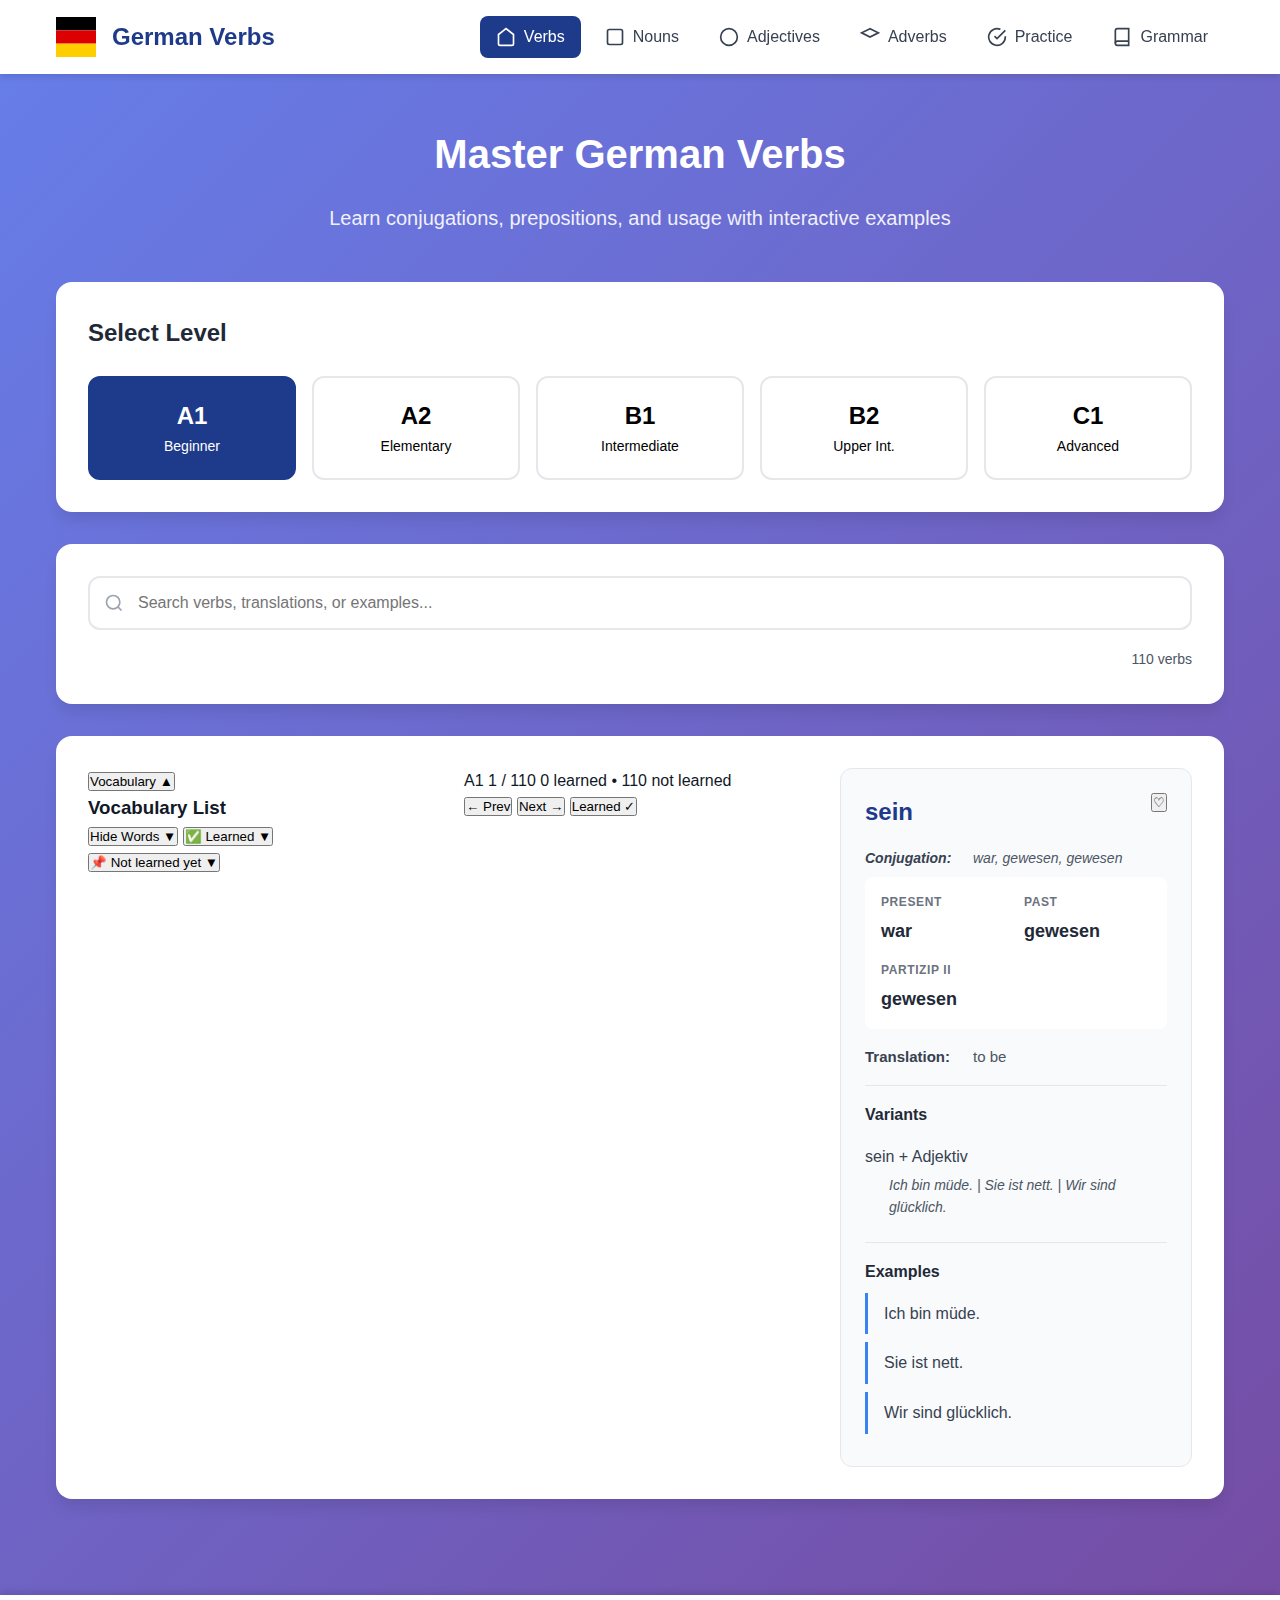
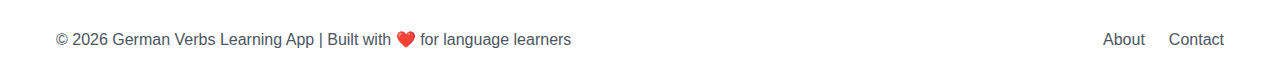
<file: index.html>
<!DOCTYPE html>
<html lang="en">
<head>
  <meta charset="UTF-8">
  <meta name="viewport" content="width=device-width, initial-scale=1.0">
  <title>German Verbs Learning App</title>
  <link rel="stylesheet" href="style.css">
  <link rel="icon" href="data:image/svg+xml,<svg xmlns=%22http://www.w3.org/2000/svg%22 viewBox=%220 0 100 100%22><text y=%22.9em%22 font-size=%2290%22>🇩🇪</text></svg>">
</head>
<body>
  <header class="main-header">
    <div class="container">
      <div class="header-content">
        <div class="logo">
          <svg width="40" height="40" viewBox="0 0 40 40" fill="none" xmlns="http://www.w3.org/2000/svg">
            <rect width="40" height="13.33" fill="#000"/>
            <rect y="13.33" width="40" height="13.33" fill="#DD0000"/>
            <rect y="26.67" width="40" height="13.33" fill="#FFCE00"/>
          </svg>
          <h1>German Verbs</h1>
        </div>
        <nav class="main-nav">
          <a href="index.html" class="nav-link active">
            <svg width="20" height="20" viewBox="0 0 24 24" fill="none" stroke="currentColor" stroke-width="2">
              <path d="M3 9l9-7 9 7v11a2 2 0 0 1-2 2H5a2 2 0 0 1-2-2z"></path>
            </svg>
            Verbs
          </a>
          <a href="nouns.html" class="nav-link">
            <svg width="20" height="20" viewBox="0 0 24 24" fill="none" stroke="currentColor" stroke-width="2">
              <rect x="3" y="3" width="18" height="18" rx="2" ry="2"></rect>
            </svg>
            Nouns
          </a>
          <a href="adjectives.html" class="nav-link">
            <svg width="20" height="20" viewBox="0 0 24 24" fill="none" stroke="currentColor" stroke-width="2">
              <circle cx="12" cy="12" r="10"></circle>
            </svg>
            Adjectives
          </a>
          <a href="adverbs.html" class="nav-link">
            <svg width="20" height="20" viewBox="0 0 24 24" fill="none" stroke="currentColor" stroke-width="2">
              <polygon points="12 2 2 7 12 12 22 7 12 2"></polygon>
            </svg>
            Adverbs
          </a>
          <a href="practice.html" class="nav-link">
            <svg width="20" height="20" viewBox="0 0 24 24" fill="none" stroke="currentColor" stroke-width="2">
              <path d="M22 11.08V12a10 10 0 1 1-5.93-9.14"></path>
              <polyline points="22 4 12 14.01 9 11.01"></polyline>
            </svg>
            Practice
          </a>
          <a href="grammar.html" class="nav-link">
            <svg width="20" height="20" viewBox="0 0 24 24" fill="none" stroke="currentColor" stroke-width="2">
              <path d="M4 19.5A2.5 2.5 0 0 1 6.5 17H20"></path>
              <path d="M6.5 2H20v20H6.5A2.5 2.5 0 0 1 4 19.5v-15A2.5 2.5 0 0 1 6.5 2z"></path>
            </svg>
            Grammar
          </a>
        </nav>
      </div>
    </div>
  </header>

  <main class="main-content">
    <div class="container">
      <!-- Hero Section -->
      <section class="hero">
        <h2>Master German Verbs</h2>
        <p>Learn conjugations, prepositions, and usage with interactive examples</p>
      </section>

      <!-- Level Selection -->
      <section class="level-section">
        <h3>Select Level</h3>
        <div class="level-buttons">
          <button class="level-btn active" data-level="a1">
            <span class="level-badge">A1</span>
            <span class="level-name">Beginner</span>
          </button>
          <button class="level-btn" data-level="a2">
            <span class="level-badge">A2</span>
            <span class="level-name">Elementary</span>
          </button>
          <button class="level-btn" data-level="b1">
            <span class="level-badge">B1</span>
            <span class="level-name">Intermediate</span>
          </button>
          <button class="level-btn" data-level="b2">
            <span class="level-badge">B2</span>
            <span class="level-name">Upper Int.</span>
          </button>
          <button class="level-btn" data-level="c1">
            <span class="level-badge">C1</span>
            <span class="level-name">Advanced</span>
          </button>
        </div>
      </section>

      <!-- Search and Filter -->
      <section class="search-section">
        <div class="search-container">
          <svg class="search-icon" width="20" height="20" viewBox="0 0 24 24" fill="none" stroke="currentColor" stroke-width="2">
            <circle cx="11" cy="11" r="8"></circle>
            <path d="m21 21-4.35-4.35"></path>
          </svg>
          <input 
            type="text" 
            id="search-input" 
            class="search-input" 
            placeholder="Search verbs, translations, or examples..."
            aria-label="Search verbs"
          >
          <button id="clear-search" class="clear-search" aria-label="Clear search" style="display: none;">
            <svg width="20" height="20" viewBox="0 0 24 24" fill="none" stroke="currentColor" stroke-width="2">
              <line x1="18" y1="6" x2="6" y2="18"></line>
              <line x1="6" y1="6" x2="18" y2="18"></line>
            </svg>
          </button>
        </div>
        <div class="verb-count-container">
          <span id="verb-count" class="verb-count"></span>
        </div>
      </section>

      <!-- Verbs Display -->
      <section class="verbs-section">
        <div id="verbs-list" class="verbs-list">
          <!-- Verbs will be dynamically inserted here -->
        </div>
      </section>
    </div>
  </main>

  <footer class="main-footer">
    <div class="container">
      <p>&copy; 2026 German Verbs Learning App | Built with ❤️ for language learners</p>
      <div class="footer-links">
        <a href="#" onclick="alert('Created to help learners master German verbs!'); return false;">About</a>
        <a href="#" onclick="alert('Contact: support@germanverbs.app'); return false;">Contact</a>
      </div>
    </div>
  </footer>

  <script type="module" src="app.js"></script>
</body>
</html>
</file>
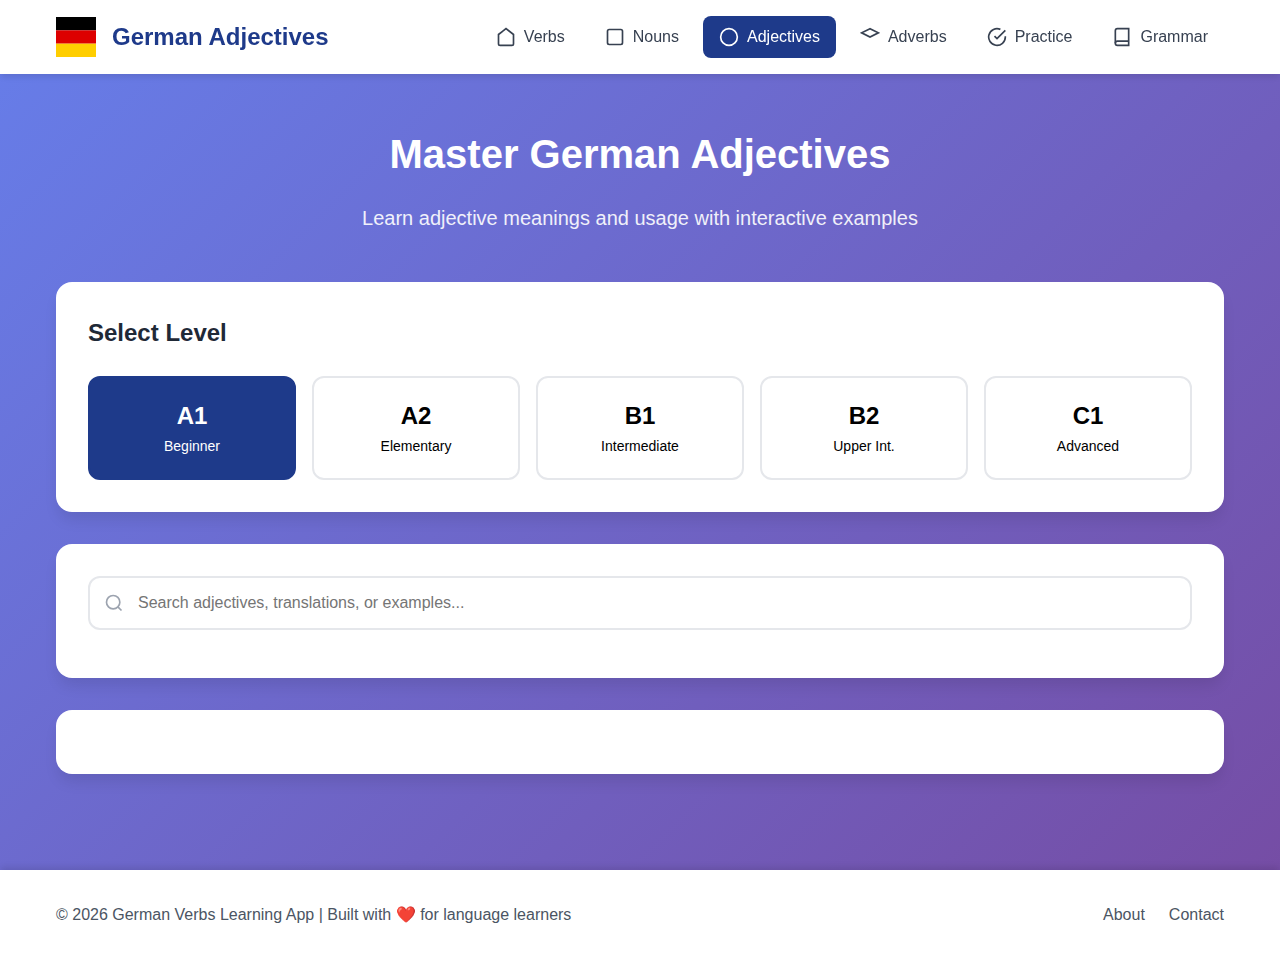
<file: adjectives.html>
<!DOCTYPE html>
<html lang="en">
<head>
  <meta charset="UTF-8" />
  <meta name="viewport" content="width=device-width, initial-scale=1.0" />
  <title>German Adjectives Learning App</title>
  <link rel="stylesheet" href="style.css" />
  <link rel="icon" href="data:image/svg+xml,<svg xmlns=%22http://www.w3.org/2000/svg%22 viewBox=%220 0 100 100%22><text y=%22.9em%22 font-size=%2290%22>🇩🇪</text></svg>">
</head>
<body>
  <header class="main-header">
    <div class="container">
      <div class="header-content">
        <div class="logo">
          <svg width="40" height="40" viewBox="0 0 40 40" fill="none" xmlns="http://www.w3.org/2000/svg">
            <rect width="40" height="13.33" fill="#000"/>
            <rect y="13.33" width="40" height="13.33" fill="#DD0000"/>
            <rect y="26.67" width="40" height="13.33" fill="#FFCE00"/>
          </svg>
          <h1>German Adjectives</h1>
        </div>

        <nav class="main-nav">
          <a href="index.html" class="nav-link">
            <svg width="20" height="20" viewBox="0 0 24 24" fill="none" stroke="currentColor" stroke-width="2">
              <path d="M3 9l9-7 9 7v11a2 2 0 0 1-2 2H5a2 2 0 0 1-2-2z"></path>
            </svg>
            Verbs
          </a>

          <a href="nouns.html" class="nav-link">
            <svg width="20" height="20" viewBox="0 0 24 24" fill="none" stroke="currentColor" stroke-width="2">
              <rect x="3" y="3" width="18" height="18" rx="2" ry="2"></rect>
            </svg>
            Nouns
          </a>

          <a href="adjectives.html" class="nav-link active">
            <svg width="20" height="20" viewBox="0 0 24 24" fill="none" stroke="currentColor" stroke-width="2">
              <circle cx="12" cy="12" r="10"></circle>
            </svg>
            Adjectives
          </a>

          <a href="adverbs.html" class="nav-link">
            <svg width="20" height="20" viewBox="0 0 24 24" fill="none" stroke="currentColor" stroke-width="2">
              <polygon points="12 2 2 7 12 12 22 7 12 2"></polygon>
            </svg>
            Adverbs
          </a>

          <a href="practice.html" class="nav-link">
            <svg width="20" height="20" viewBox="0 0 24 24" fill="none" stroke="currentColor" stroke-width="2">
              <path d="M22 11.08V12a10 10 0 1 1-5.93-9.14"></path>
              <polyline points="22 4 12 14.01 9 11.01"></polyline>
            </svg>
            Practice
          </a>

          <a href="grammar.html" class="nav-link">
            <svg width="20" height="20" viewBox="0 0 24 24" fill="none" stroke="currentColor" stroke-width="2">
              <path d="M4 19.5A2.5 2.5 0 0 1 6.5 17H20"></path>
              <path d="M6.5 2H20v20H6.5A2.5 2.5 0 0 1 4 19.5v-15A2.5 2.5 0 0 1 6.5 2z"></path>
            </svg>
            Grammar
          </a>
        </nav>
      </div>
    </div>
  </header>

  <main class="main-content">
    <div class="container">
      <section class="hero">
        <h2>Master German Adjectives</h2>
        <p>Learn adjective meanings and usage with interactive examples</p>
      </section>

      <section class="level-section">
        <h3>Select Level</h3>
        <div class="level-buttons">
          <button class="level-btn active" data-level="a1">
            <span class="level-badge">A1</span>
            <span class="level-name">Beginner</span>
          </button>
          <button class="level-btn" data-level="a2">
            <span class="level-badge">A2</span>
            <span class="level-name">Elementary</span>
          </button>
          <button class="level-btn" data-level="b1">
            <span class="level-badge">B1</span>
            <span class="level-name">Intermediate</span>
          </button>
          <button class="level-btn" data-level="b2">
            <span class="level-badge">B2</span>
            <span class="level-name">Upper Int.</span>
          </button>
          <button class="level-btn" data-level="c1">
            <span class="level-badge">C1</span>
            <span class="level-name">Advanced</span>
          </button>
        </div>
      </section>

      <section class="search-section">
        <div class="search-container">
          <svg class="search-icon" width="20" height="20" viewBox="0 0 24 24" fill="none" stroke="currentColor" stroke-width="2">
            <circle cx="11" cy="11" r="8"></circle>
            <path d="m21 21-4.35-4.35"></path>
          </svg>

          <input
            type="text"
            id="search-input"
            class="search-input"
            placeholder="Search adjectives, translations, or examples..."
            aria-label="Search adjectives"
          />

          <button id="clear-search" class="clear-search" aria-label="Clear search" style="display: none;">
            <svg width="20" height="20" viewBox="0 0 24 24" fill="none" stroke="currentColor" stroke-width="2">
              <line x1="18" y1="6" x2="6" y2="18"></line>
              <line x1="6" y1="6" x2="18" y2="18"></line>
            </svg>
          </button>
        </div>

        <div class="verb-count-container">
          <span id="adjective-count" class="verb-count"></span>
        </div>
      </section>

      <section class="verbs-section">
        <div id="adjectives-list" class="verbs-list">
          <!-- Adjectives will be dynamically inserted here -->
        </div>
      </section>
    </div>
  </main>

  <footer class="main-footer">
    <div class="container">
      <p>&copy; 2026 German Verbs Learning App | Built with ❤️ for language learners</p>
      <div class="footer-links">
        <a href="#" onclick="alert('Created to help learners master German!'); return false;">About</a>
        <a href="#" onclick="alert('Contact: support@germanverbs.app'); return false;">Contact</a>
      </div>
    </div>
  </footer>

  <script type="module" src="adjectives.js"></script>
</body>
</html>
</file>
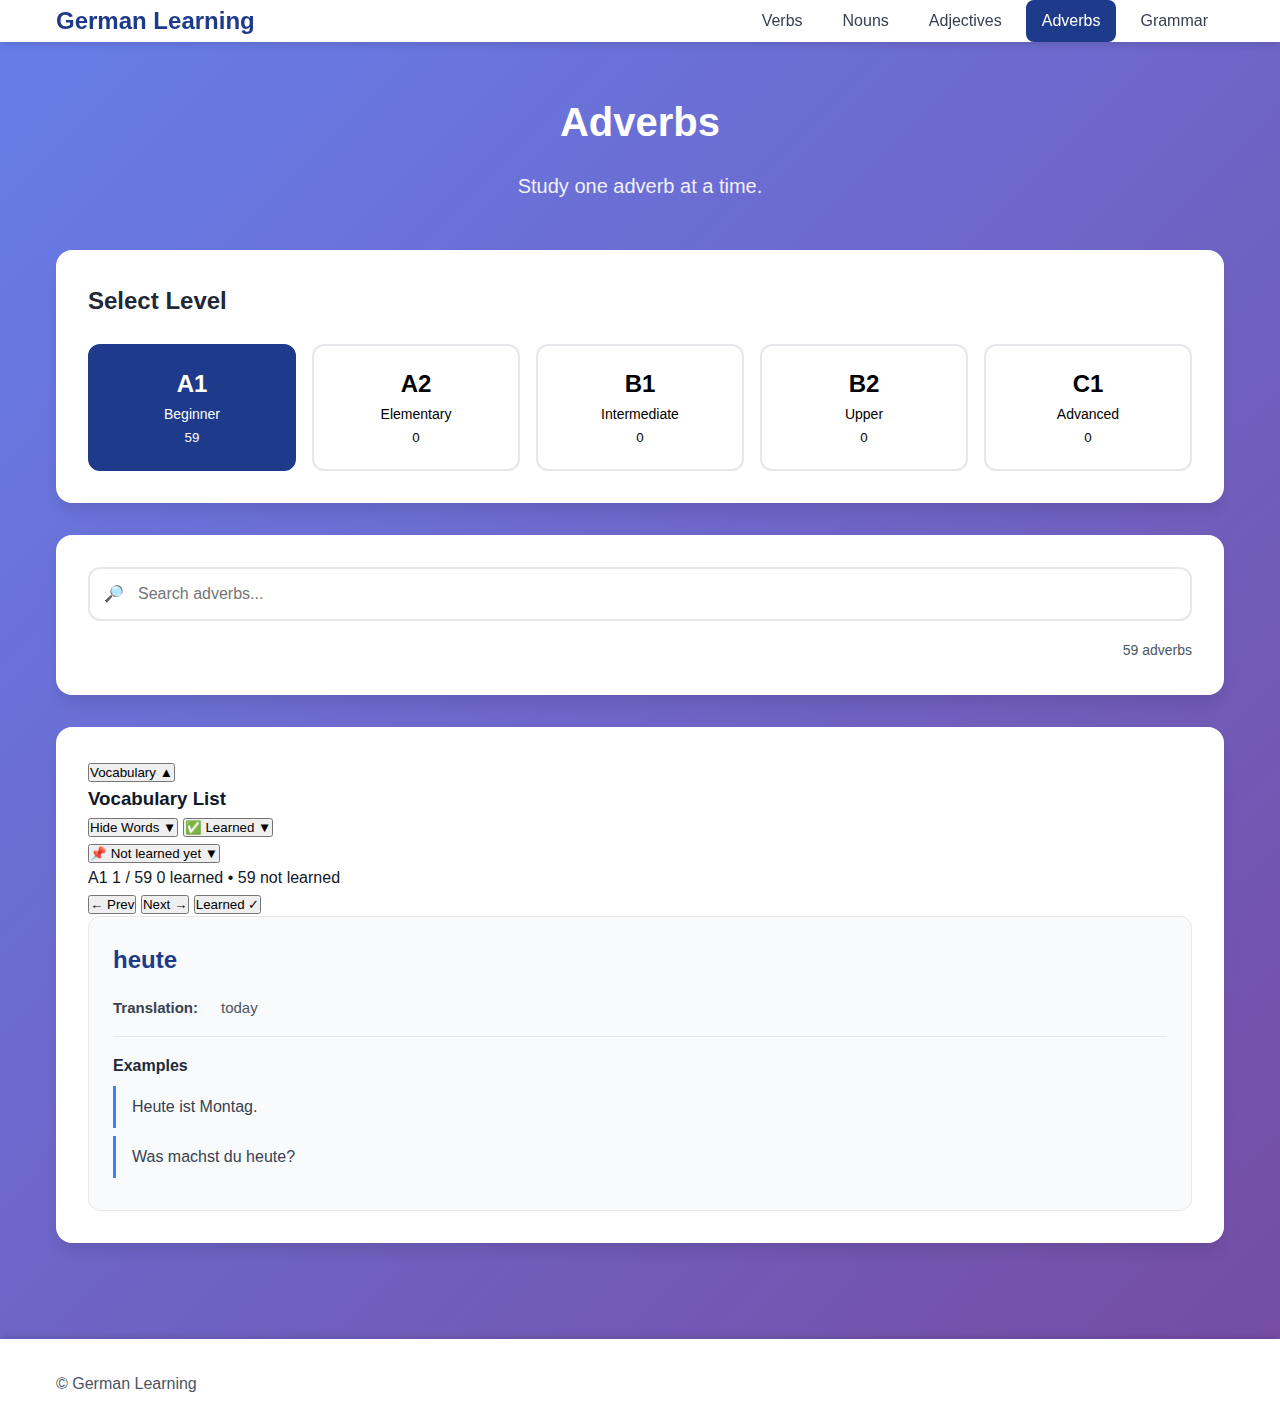
<file: adverbs.html>
<!doctype html>
<html lang="en">
<head>
  <meta charset="utf-8" />
  <meta name="viewport" content="width=device-width, initial-scale=1" />
  <title>German Adverbs</title>
  <link rel="stylesheet" href="style.css" />
</head>
<body>

  <!-- Header / Nav (keep same as other pages) -->
  <header class="main-header">
    <div class="container header-content">
      <div class="logo">
        <h1>German Learning</h1>
      </div>

      <nav class="main-nav">
        <a class="nav-link" href="index.html">Verbs</a>
        <a class="nav-link" href="nouns.html">Nouns</a>
        <a class="nav-link" href="adjectives.html">Adjectives</a>
        <a class="nav-link active" href="adverbs.html">Adverbs</a>
        <a class="nav-link" href="grammar.html">Grammar</a>
      </nav>
    </div>
  </header>

  <main class="main-content">
    <div class="container">

      <!-- Optional hero like your other pages -->
      <section class="hero">
        <h2>Adverbs</h2>
        <p>Study one adverb at a time.</p>
      </section>

      <!-- Level buttons -->
      <section class="level-section">
        <h3>Select Level</h3>
        <div class="level-buttons">
          <button class="level-btn active" data-level="a1">
            <span class="level-badge">A1</span>
            <span class="level-name">Beginner</span>
            <span class="level-count" id="count-a1">0</span>
          </button>

          <button class="level-btn" data-level="a2">
            <span class="level-badge">A2</span>
            <span class="level-name">Elementary</span>
            <span class="level-count" id="count-a2">0</span>
          </button>

          <button class="level-btn" data-level="b1">
            <span class="level-badge">B1</span>
            <span class="level-name">Intermediate</span>
            <span class="level-count" id="count-b1">0</span>
          </button>

          <button class="level-btn" data-level="b2">
            <span class="level-badge">B2</span>
            <span class="level-name">Upper</span>
            <span class="level-count" id="count-b2">0</span>
          </button>

          <button class="level-btn" data-level="c1">
            <span class="level-badge">C1</span>
            <span class="level-name">Advanced</span>
            <span class="level-count" id="count-c1">0</span>
          </button>
        </div>
      </section>

      <!-- Search -->
      <section class="search-section">
        <div class="search-container">
          <span class="search-icon">🔎</span>
          <input id="search-input" class="search-input" type="text" placeholder="Search adverbs..." />
          <button id="clear-search" class="clear-search" style="display:none;" type="button">✕</button>
        </div>

        <div class="verb-count-container">
          <span id="adverb-count" class="verb-count">0 adverbs</span>
        </div>
      </section>

      <!-- Main area -->
      <section class="verbs-section">
        <!-- IMPORTANT: focus mode renders inside here -->
        <div id="study-root" class="study-root"></div>
      </section>

    </div>
  </main>

  <footer class="main-footer">
    <div class="container">
      <p>© German Learning</p>
    </div>
  </footer>

  <!-- Page script -->
  <script type="module" src="adverbs.js"></script>
</body>
</html>
</file>
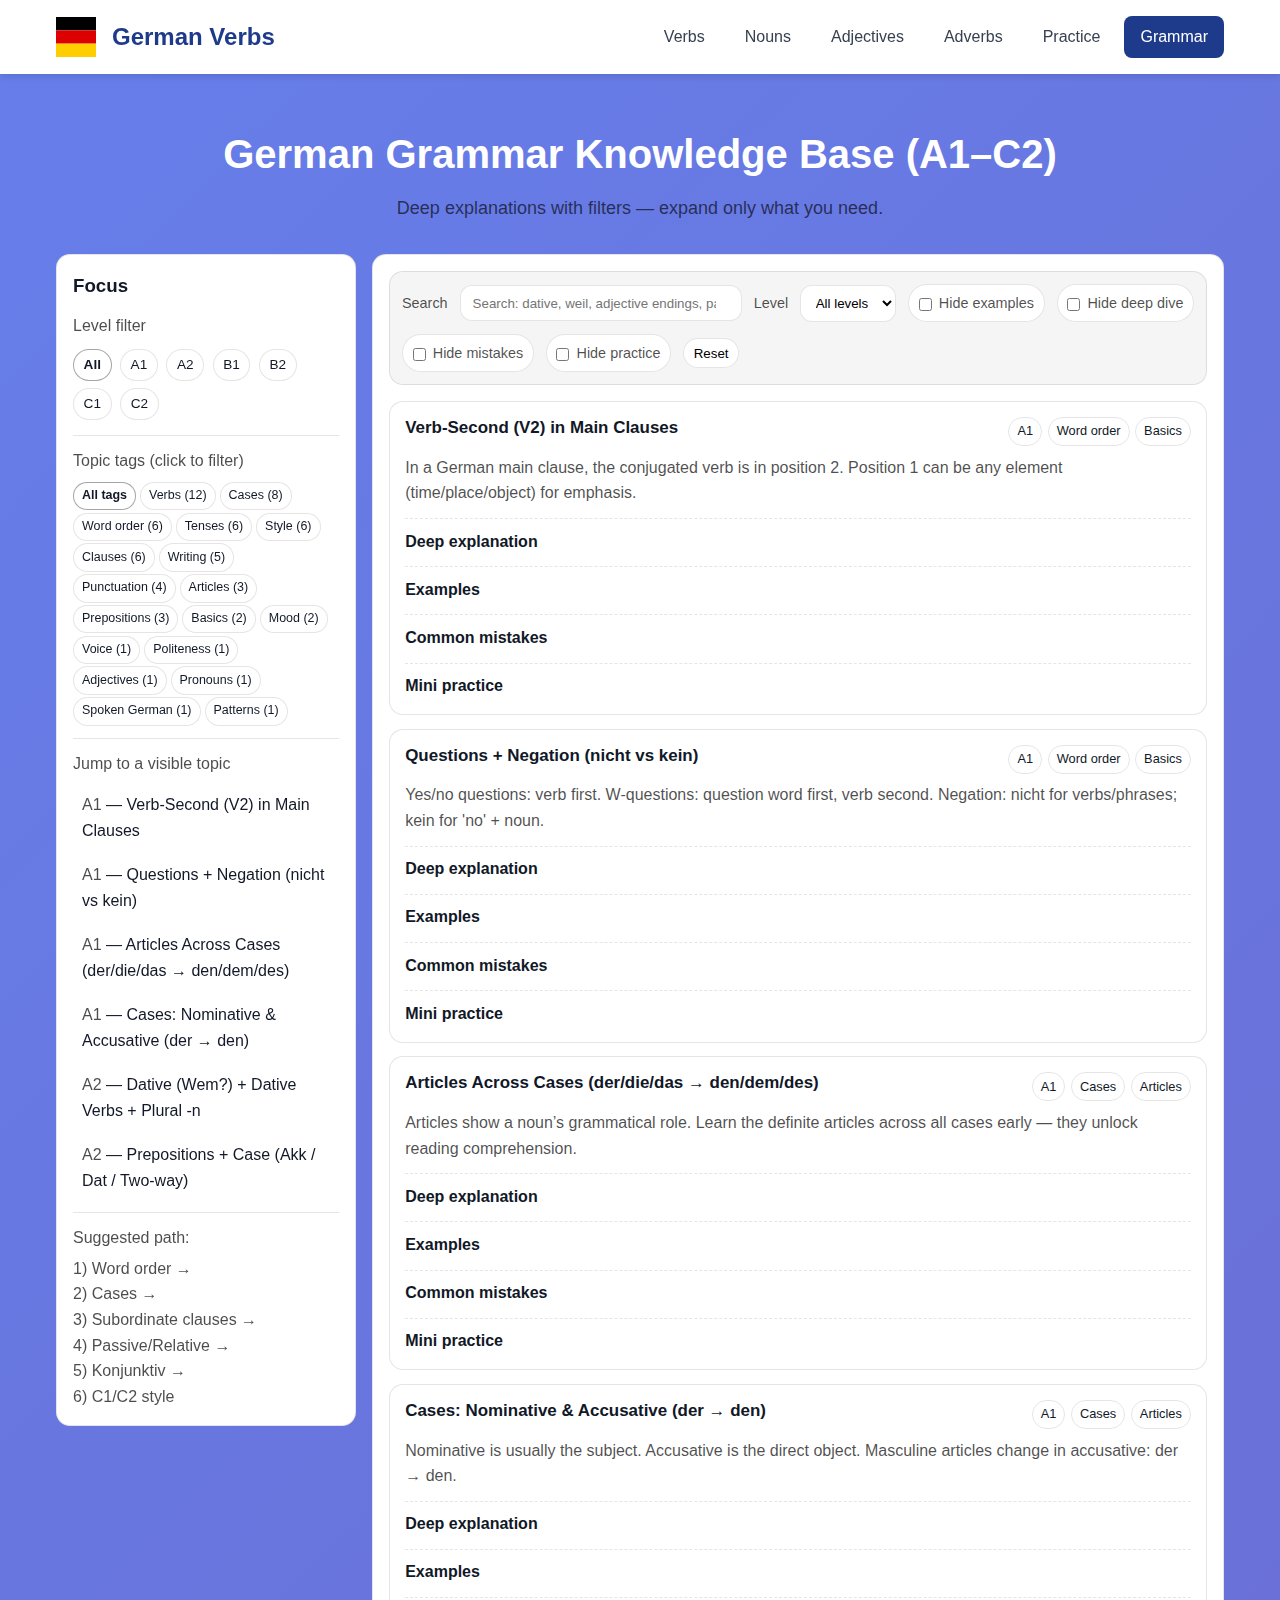
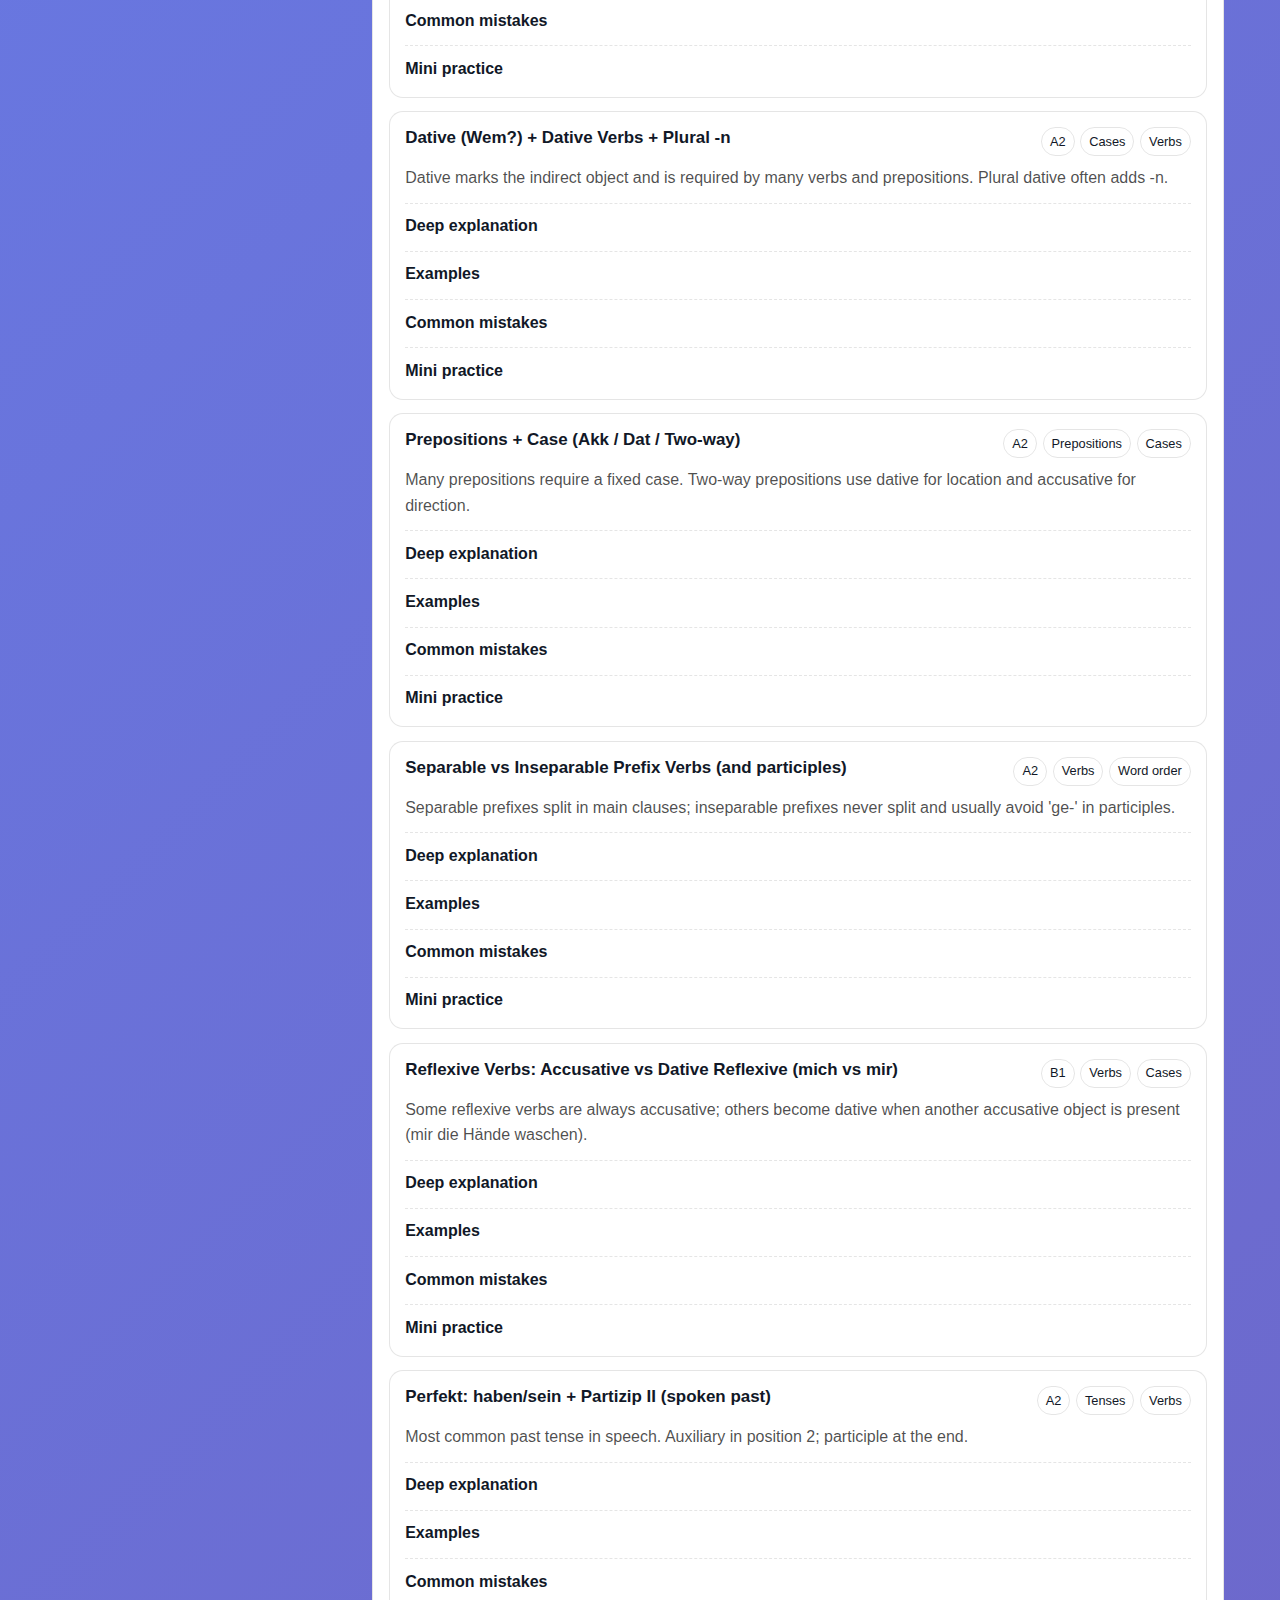
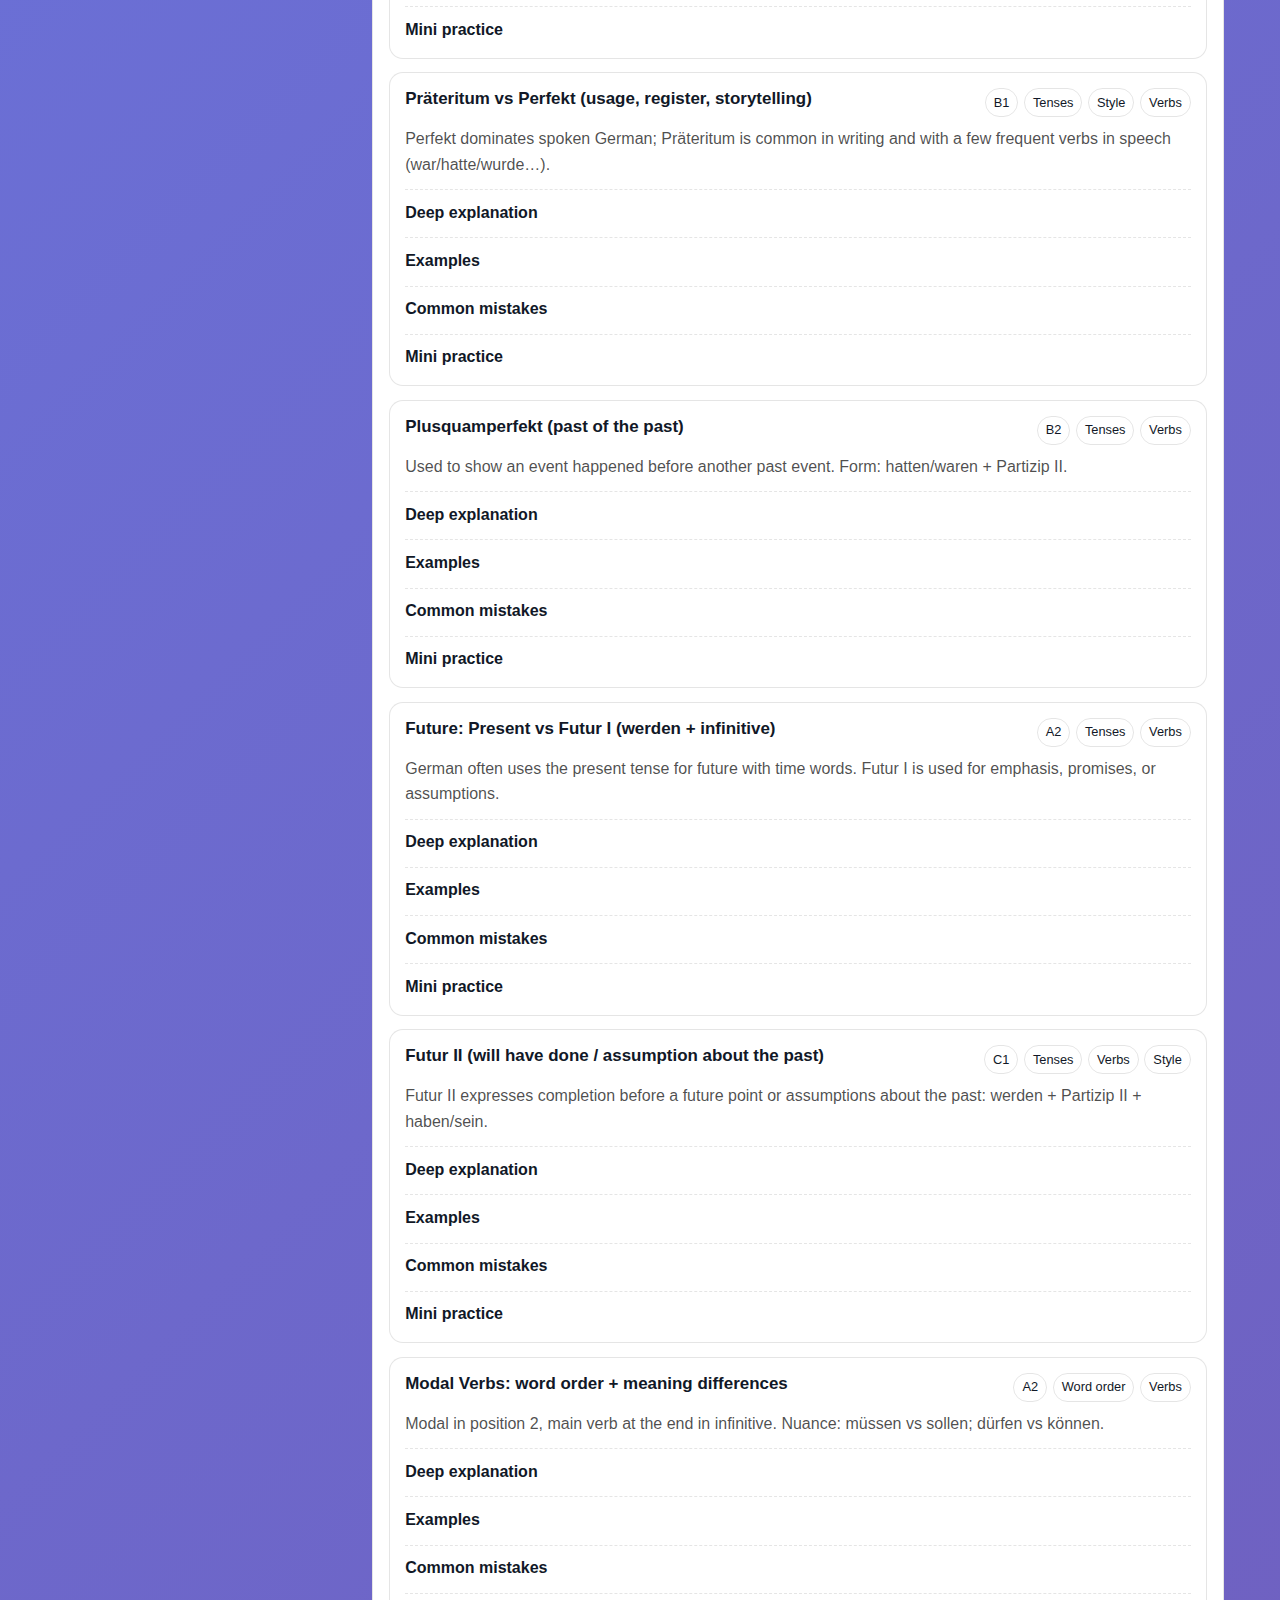
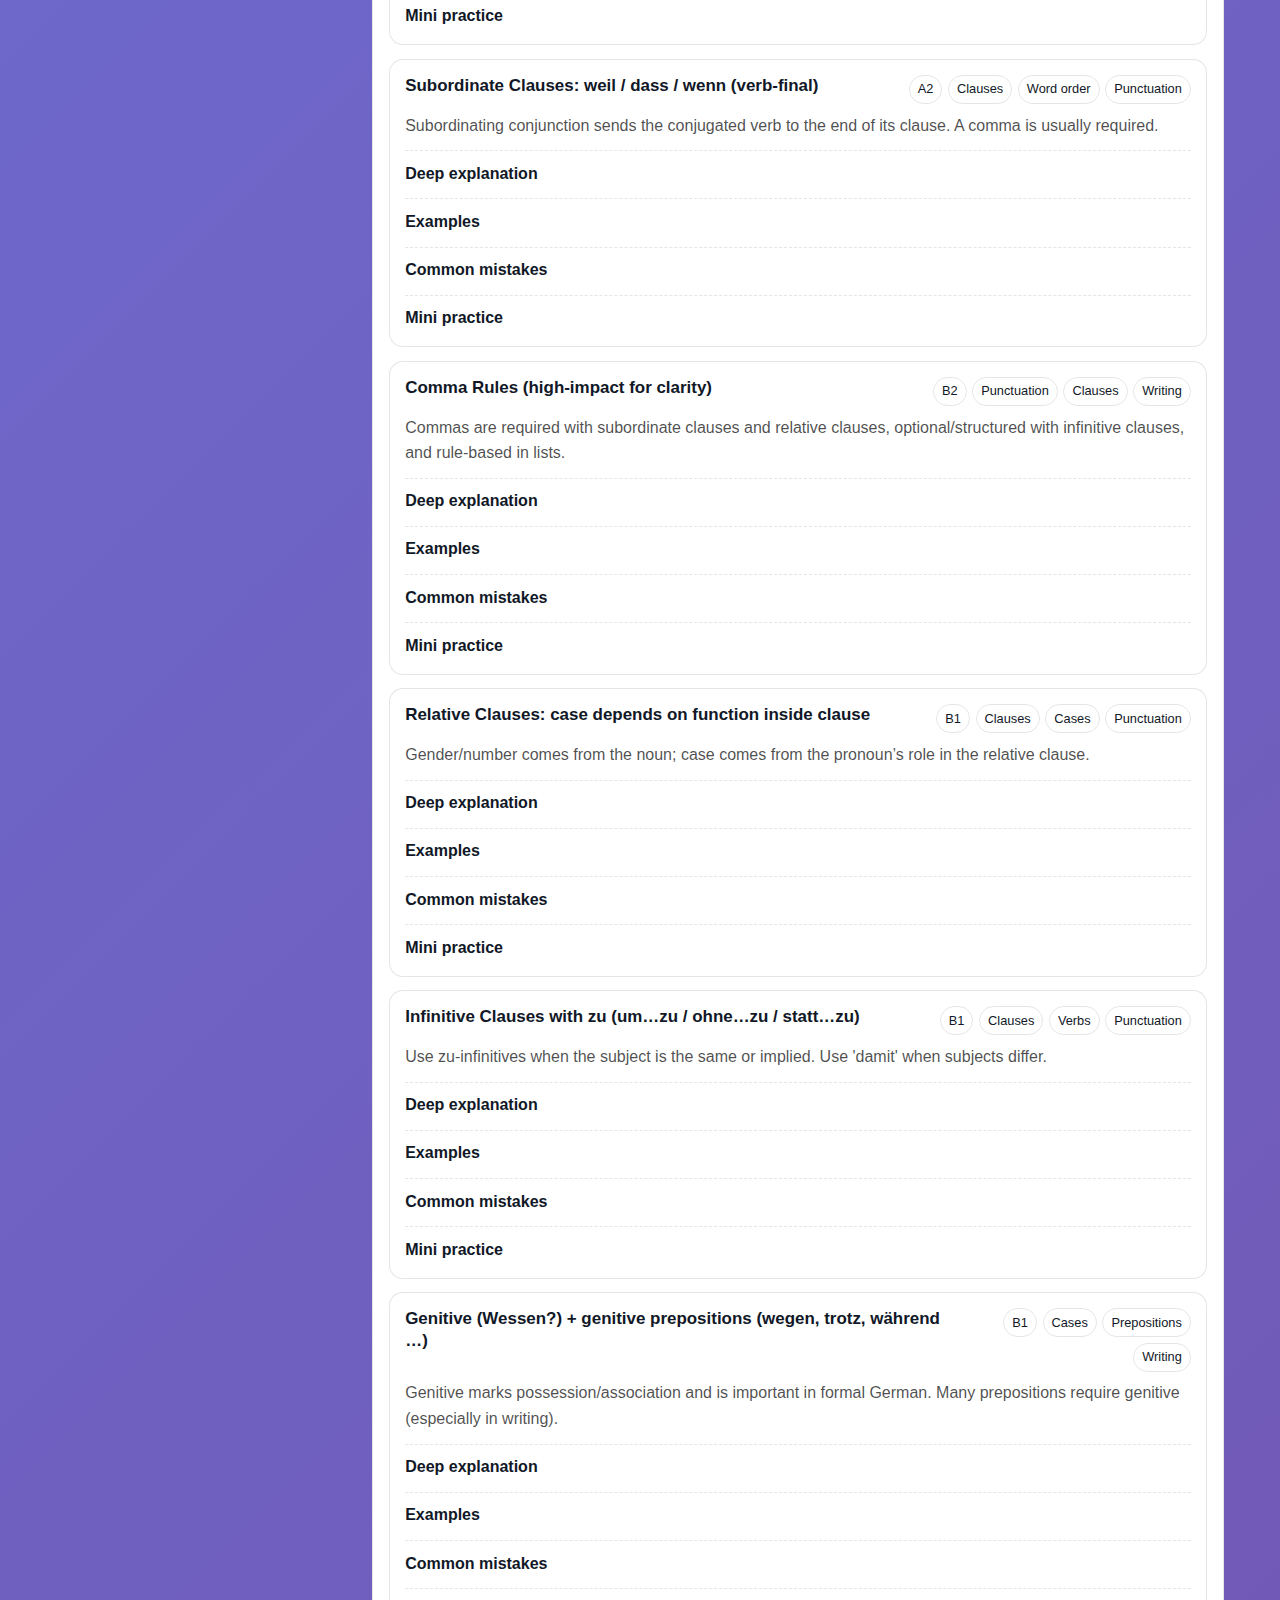
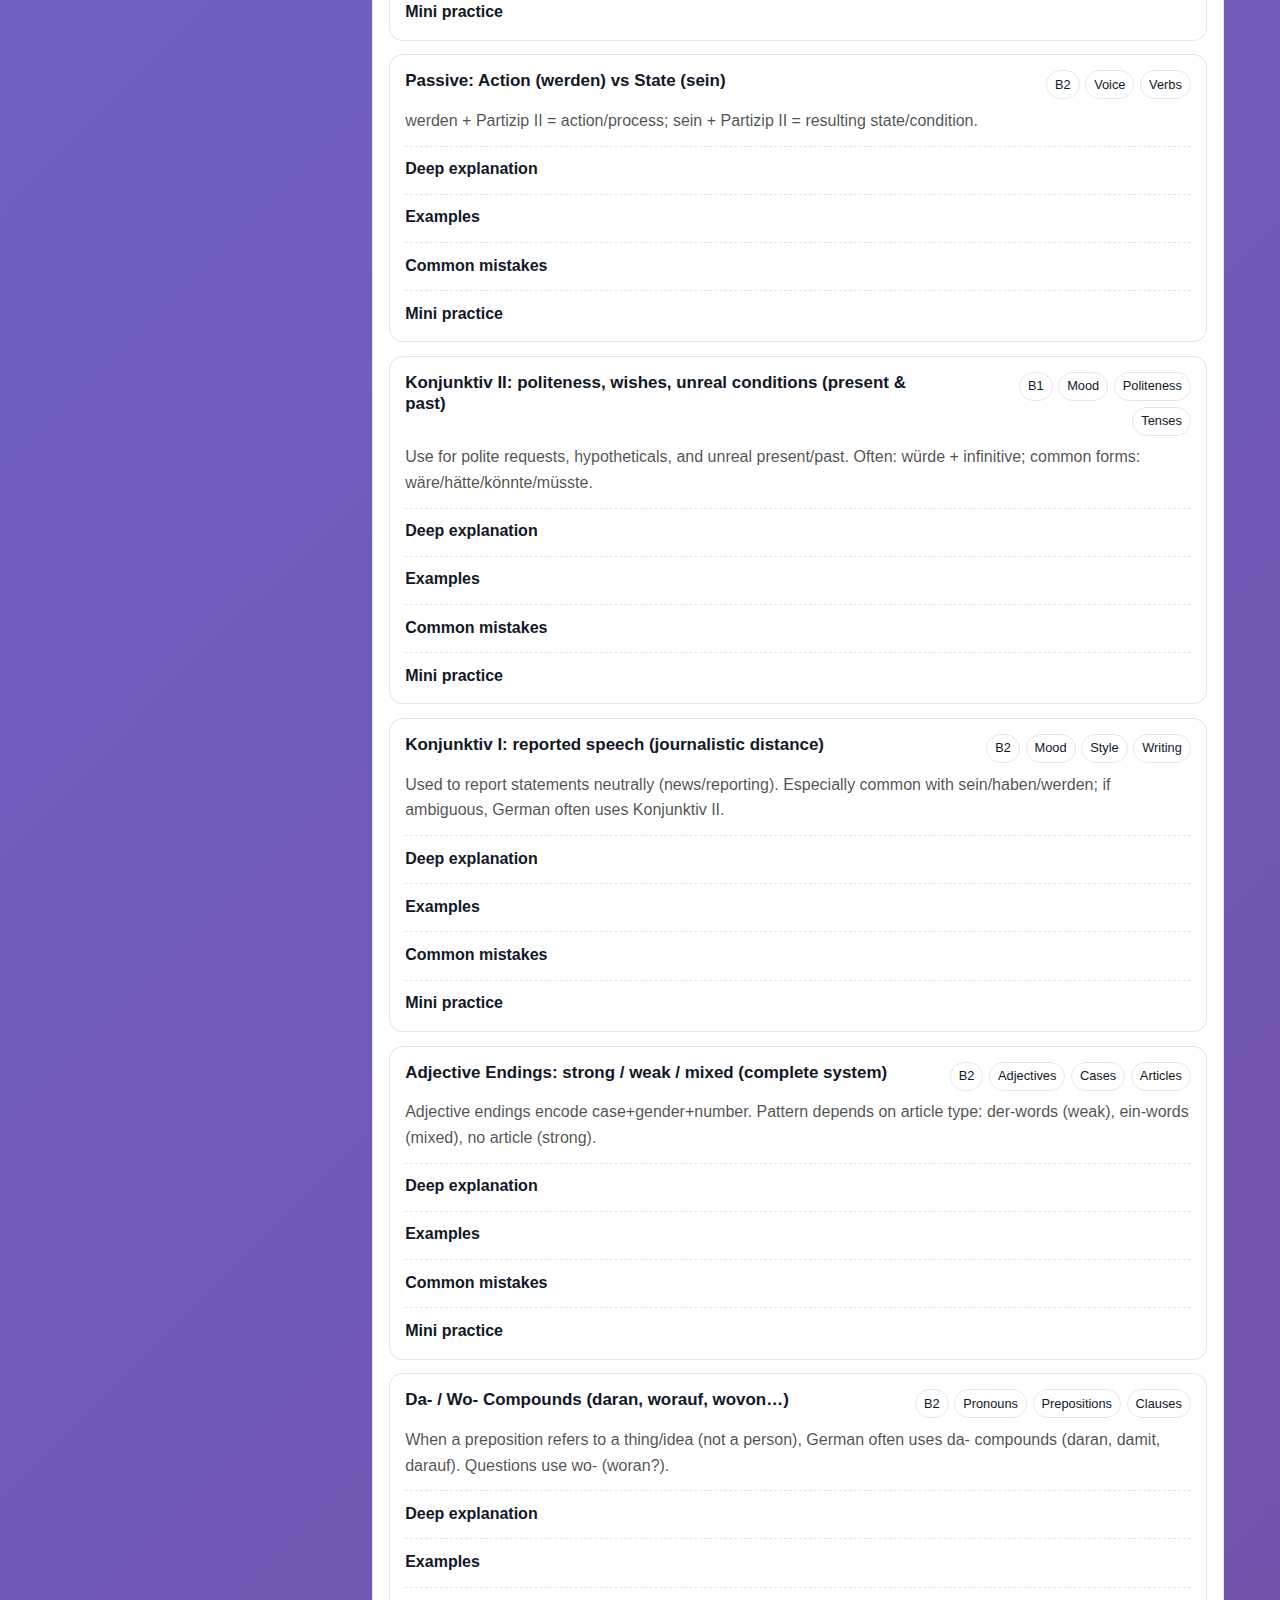
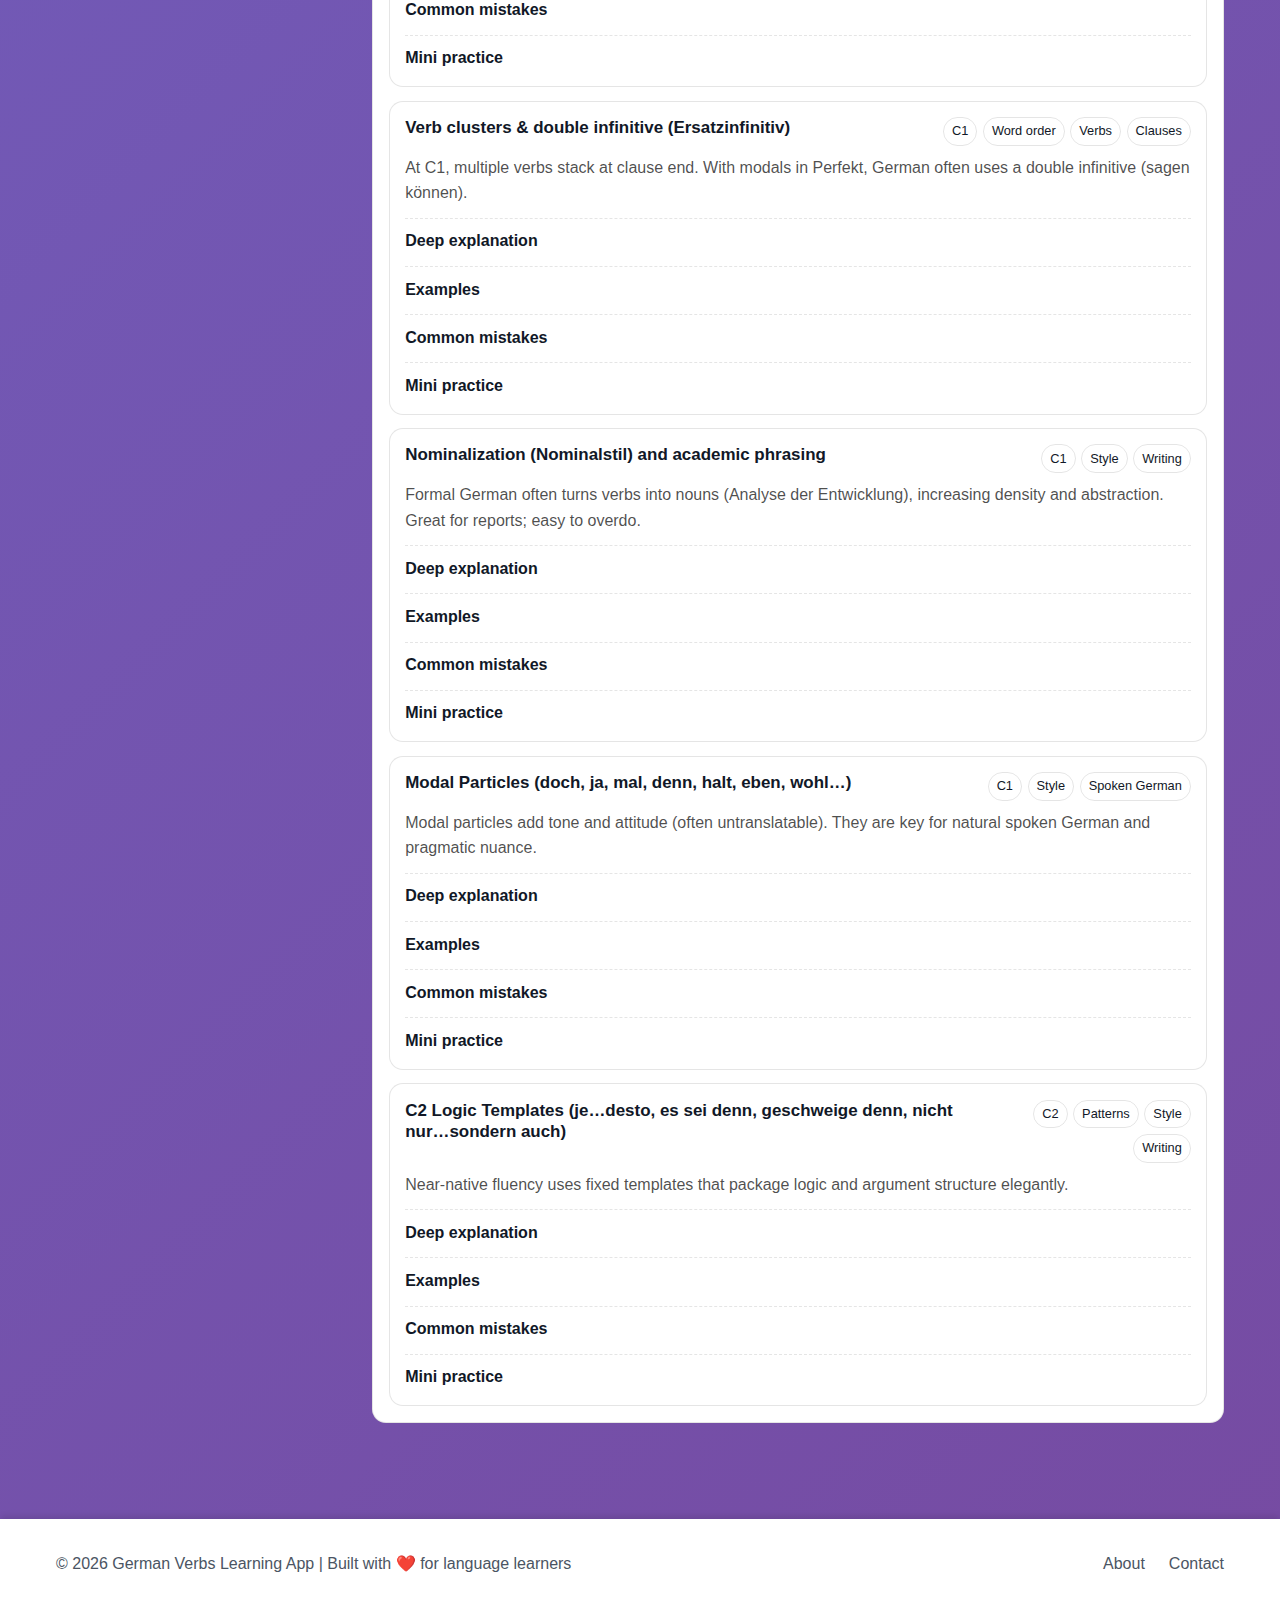
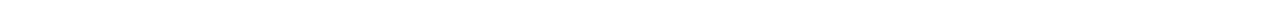
<file: grammar.html>
<!DOCTYPE html>
<html lang="en">
<head>
  <meta charset="UTF-8" />
  <meta name="viewport" content="width=device-width, initial-scale=1.0" />
  <title>German Grammar Knowledge Base (A1–C2)</title>
  <link rel="stylesheet" href="style.css" />
  <link rel="icon" href="data:image/svg+xml,<svg xmlns=%22http://www.w3.org/2000/svg%22 viewBox=%220 0 100 100%22><text y=%22.9em%22 font-size=%2290%22>🇩🇪</text></svg>">

  <style>
    :root{
      --panel: rgba(0,0,0,.04);
      --border: rgba(0,0,0,.10);
      --muted: rgba(0,0,0,.70);
      --radius: 14px;
    }
    .grammar-shell{
      display:grid;
      grid-template-columns: 300px 1fr;
      gap: 1rem;
      align-items:start;
    }
    @media (max-width: 980px){
      .grammar-shell{ grid-template-columns: 1fr; }
      .sidebar{ position: static !important; }
    }

    .sidebar{
      position: sticky;
      top: 1rem;
      border: 1px solid var(--border);
      border-radius: var(--radius);
      background: white;
      padding: 1rem;
    }
    .sidebar h3{ margin: 0 0 .75rem; }
    .muted{ color: var(--muted); }

    .pill{
      display:inline-block;
      padding:.28rem .6rem;
      border-radius: 999px;
      border:1px solid var(--border);
      margin:.2rem .25rem .2rem 0;
      font-size:.85rem;
      cursor:pointer;
      user-select:none;
      background:white;
    }
    .pill.active{
      border-color: rgba(0,0,0,.35);
      font-weight: 800;
    }

    .chip{
      display:inline-block;
      padding:.2rem .5rem;
      border-radius: 999px;
      border:1px solid var(--border);
      font-size:.78rem;
      background:white;
      margin:.15rem .25rem 0 0;
      cursor:pointer;
      user-select:none;
    }
    .chip.active{
      border-color: rgba(0,0,0,.35);
      font-weight: 800;
    }

    .topic-links{
      margin-top: .6rem;
      display:flex;
      flex-direction:column;
      gap:.35rem;
      max-height: 46vh;
      overflow:auto;
      padding-right:.25rem;
    }
    .topic-links a{
      text-decoration:none;
      padding:.35rem .5rem;
      border-radius: 10px;
      border:1px solid transparent;
      color: inherit;
    }
    .topic-links a:hover{
      background: var(--panel);
      border-color: var(--border);
    }

    .content-area{
      border: 1px solid var(--border);
      border-radius: var(--radius);
      background: white;
      padding: 1rem;
    }

    .controls{
      display:flex;
      gap:.75rem;
      flex-wrap:wrap;
      align-items:center;
      padding: .75rem;
      border: 1px solid var(--border);
      border-radius: var(--radius);
      background: var(--panel);
      margin-bottom: 1rem;
    }
    .controls label{ font-size:.9rem; color:var(--muted); }
    .controls input[type="search"]{
      flex: 1 1 280px;
      padding:.6rem .75rem;
      border-radius: 12px;
      border: 1px solid var(--border);
      background: white;
      outline: none;
    }
    .controls select{
      padding:.55rem .65rem;
      border-radius: 12px;
      border: 1px solid var(--border);
      background: white;
    }
    .toggle{
      display:flex;
      align-items:center;
      gap:.45rem;
      padding:.4rem .6rem;
      border-radius: 999px;
      border: 1px solid var(--border);
      background: white;
      user-select:none;
    }
    .toggle input{ transform: translateY(1px); }

    .topic-grid{
      display:grid;
      grid-template-columns: 1fr;
      gap: .85rem;
    }

    .topic-card{
      border: 1px solid var(--border);
      border-radius: var(--radius);
      padding: .95rem;
      background: white;
    }

    .topic-head{
      display:flex;
      justify-content:space-between;
      gap: .75rem;
      align-items:flex-start;
    }

    .topic-title{ margin:0; font-size:1.06rem; line-height:1.25; }
    .topic-meta{ display:flex; gap:.35rem; flex-wrap:wrap; justify-content:flex-end; align-items:center; }
    .tag{ display:inline-block; padding:.2rem .5rem; border-radius:999px; border:1px solid var(--border); font-size:.8rem; white-space:nowrap; }

    .topic-summary{ margin:.55rem 0 0; color: var(--muted); }

    details{
      margin-top:.75rem;
      border-top: 1px dashed var(--border);
      padding-top:.6rem;
    }
    details > summary{
      cursor:pointer;
      font-weight:800;
      list-style:none;
    }
    details > summary::-webkit-details-marker{ display:none; }

    .box{
      margin-top:.6rem;
      padding:.75rem;
      border-radius: 12px;
      border: 1px solid var(--border);
      background: var(--panel);
    }
    .box p{ margin:.3rem 0; }
    .box ul{ margin:.4rem 0 .2rem 1.25rem; }
    .box ol{ margin:.4rem 0 .2rem 1.25rem; }

    .grammar-table{
      width:100%;
      border-collapse:collapse;
      margin-top:.6rem;
      overflow:hidden;
      border-radius: 12px;
      background:white;
    }
    .grammar-table th, .grammar-table td{
      border:1px solid var(--border);
      padding:.55rem;
      vertical-align:top;
    }

    .empty-state{
      display:none;
      padding: 1.25rem;
      border: 1px dashed var(--border);
      border-radius: var(--radius);
      background: rgba(0,0,0,.02);
      color: var(--muted);
      text-align:center;
    }

    .hide-examples .examples { display:none !important; }
    .hide-deep .deep { display:none !important; }
    .hide-mistakes .mistakes { display:none !important; }
    .hide-practice .practice { display:none !important; }

    .divider{ height:1px; background: var(--border); margin:.75rem 0; }
  </style>
</head>

<body>
  <!-- Keep your existing header structure -->
  <header class="main-header">
    <div class="container">
      <div class="header-content">
        <div class="logo">
          <svg width="40" height="40" viewBox="0 0 40 40" fill="none" xmlns="http://www.w3.org/2000/svg">
            <rect width="40" height="13.33" fill="#000"/>
            <rect y="13.33" width="40" height="13.33" fill="#DD0000"/>
            <rect y="26.67" width="40" height="13.33" fill="#FFCE00"/>
          </svg>
          <h1>German Verbs</h1>
        </div>

        <nav class="main-nav">
          <a href="index.html" class="nav-link">Verbs</a>
          <a href="nouns.html" class="nav-link">Nouns</a>
          <a href="adjectives.html" class="nav-link">Adjectives</a>
          <a href="adverbs.html" class="nav-link">Adverbs</a>
          <a href="practice.html" class="nav-link">Practice</a>
          <a href="grammar.html" class="nav-link active">Grammar</a>
        </nav>
      </div>
    </div>
  </header>

  <main class="main-content grammar-page">
    <div class="container">

      <section class="grammar-header">
        <h2>German Grammar Knowledge Base (A1–C2)</h2>
        <p class="muted">Deep explanations with filters — expand only what you need.</p>
      </section>

      <div class="grammar-shell" id="app">

        <!-- SIDEBAR -->
        <aside class="sidebar">
          <h3>Focus</h3>

          <div class="muted" style="margin-bottom:.4rem;">Level filter</div>
          <div id="levelPills">
            <span class="pill active" data-level="ALL">All</span>
            <span class="pill" data-level="A1">A1</span>
            <span class="pill" data-level="A2">A2</span>
            <span class="pill" data-level="B1">B1</span>
            <span class="pill" data-level="B2">B2</span>
            <span class="pill" data-level="C1">C1</span>
            <span class="pill" data-level="C2">C2</span>
          </div>

          <div class="divider"></div>

          <div class="muted">Topic tags (click to filter)</div>
          <div id="tagChips" style="margin-top:.35rem;"></div>

          <div class="divider"></div>

          <div class="muted">Jump to a visible topic</div>
          <div class="topic-links" id="topicLinks"></div>

          <div class="divider"></div>

          <div class="muted">
            Suggested path:
            <div style="margin-top:.35rem;">
              <div>1) Word order →</div>
              <div>2) Cases →</div>
              <div>3) Subordinate clauses →</div>
              <div>4) Passive/Relative →</div>
              <div>5) Konjunktiv →</div>
              <div>6) C1/C2 style</div>
            </div>
          </div>
        </aside>

        <!-- MAIN -->
        <section class="content-area">

          <div class="controls">
            <label for="search">Search</label>
            <input id="search" type="search" placeholder="Search: dative, weil, adjective endings, passive, Konjunktiv…" />

            <label for="levelSelect">Level</label>
            <select id="levelSelect">
              <option value="ALL">All levels</option>
              <option value="A1">A1</option>
              <option value="A2">A2</option>
              <option value="B1">B1</option>
              <option value="B2">B2</option>
              <option value="C1">C1</option>
              <option value="C2">C2</option>
            </select>

            <label class="toggle" title="Hide examples">
              <input id="tExamples" type="checkbox" />
              Hide examples
            </label>

            <label class="toggle" title="Hide deep explanations">
              <input id="tDeep" type="checkbox" />
              Hide deep dive
            </label>

            <label class="toggle" title="Hide common mistakes">
              <input id="tMistakes" type="checkbox" />
              Hide mistakes
            </label>

            <label class="toggle" title="Hide practice prompts">
              <input id="tPractice" type="checkbox" />
              Hide practice
            </label>

            <button class="toggle" id="reset" type="button" style="cursor:pointer;">Reset</button>
          </div>

          <div class="empty-state" id="empty">No topics match your filters. Clear search or choose “All”.</div>

          <div class="topic-grid" id="grid"></div>
        </section>
      </div>
    </div>
  </main>

  <footer class="main-footer">
    <div class="container">
      <p>&copy; 2026 German Verbs Learning App | Built with ❤️ for language learners</p>
      <div class="footer-links">
        <a href="#" onclick="alert('Created to help learners master German grammar from A1 to C2!'); return false;">About</a>
        <a href="#" onclick="alert('Contact: support@germanverbs.app'); return false;">Contact</a>
      </div>
    </div>
  </footer>

  <!-- Separate content file -->
  <script src="topics.js"></script>

  <script>
    // expects TOPICS from topics.js
    (function(){
      if(!Array.isArray(window.TOPICS)){
        console.error("TOPICS not found. Make sure topics.js is in the same folder and loaded.");
        return;
      }

      const app = document.getElementById("app");
      const grid = document.getElementById("grid");
      const empty = document.getElementById("empty");
      const search = document.getElementById("search");
      const levelSelect = document.getElementById("levelSelect");
      const levelPills = document.getElementById("levelPills");
      const topicLinks = document.getElementById("topicLinks");
      const tagChips = document.getElementById("tagChips");

      const tExamples = document.getElementById("tExamples");
      const tDeep = document.getElementById("tDeep");
      const tMistakes = document.getElementById("tMistakes");
      const tPractice = document.getElementById("tPractice");
      const reset = document.getElementById("reset");

      const levels = ["A1","A2","B1","B2","C1","C2"];
      const levelRank = (lvl) => lvl === "ALL" ? -1 : levels.indexOf(lvl);

      let activeTag = "ALL";

      function esc(s){
        return String(s)
          .replaceAll("&","&amp;")
          .replaceAll("<","&lt;")
          .replaceAll(">","&gt;");
      }

      function render(){
        grid.innerHTML = window.TOPICS.map(t => {
          const tagBadges = (t.tags || []).map(x => `<span class="tag">${esc(x)}</span>`).join("");
          return `
            <article class="topic-card topic"
              id="t-${t.id}"
              data-level="${t.level}"
              data-tags="${(t.tags||[]).map(x => x.toLowerCase()).join(" ")}"
              data-title="${esc(t.title).toLowerCase()}"
              data-summary="${esc(t.summary).toLowerCase()}">

              <div class="topic-head">
                <h4 class="topic-title">${esc(t.title)}</h4>
                <div class="topic-meta">
                  <span class="tag">${t.level}</span>
                  ${tagBadges}
                </div>
              </div>

              <p class="topic-summary">${esc(t.summary)}</p>

              <details class="deep">
                <summary>Deep explanation</summary>
                ${t.deep || `<div class="box"><p class="muted">No deep explanation yet.</p></div>`}
              </details>

              <details class="examples">
                <summary>Examples</summary>
                ${t.examples || `<div class="box"><p class="muted">No examples yet.</p></div>`}
              </details>

              <details class="mistakes">
                <summary>Common mistakes</summary>
                ${t.mistakes || `<div class="box"><p class="muted">No mistakes list yet.</p></div>`}
              </details>

              <details class="practice">
                <summary>Mini practice</summary>
                ${t.practice || `<div class="box"><p class="muted">No practice prompts yet.</p></div>`}
              </details>
            </article>
          `;
        }).join("");

        buildTags();
        applyFilters();
      }

      function buildTags(){
        const counts = new Map();
        window.TOPICS.forEach(t => (t.tags||[]).forEach(tag => counts.set(tag, (counts.get(tag)||0)+1)));

        const sorted = Array.from(counts.entries())
          .sort((a,b) => b[1]-a[1])
          .slice(0, 22);

        tagChips.innerHTML =
          `<span class="chip ${activeTag==="ALL"?"active":""}" data-tag="ALL">All tags</span>` +
          sorted.map(([tag,count]) =>
            `<span class="chip ${activeTag===tag?"active":""}" data-tag="${esc(tag)}">${esc(tag)} (${count})</span>`
          ).join("");
      }

      function setActivePill(level){
        Array.from(levelPills.querySelectorAll(".pill")).forEach(p => {
          p.classList.toggle("active", p.dataset.level === level);
        });
      }

      function setActiveChip(tag){
        activeTag = tag;
        Array.from(tagChips.querySelectorAll(".chip")).forEach(c => {
          c.classList.toggle("active", c.dataset.tag === tag);
        });
      }

      function buildSidebarLinks(visibleCards){
        topicLinks.innerHTML = visibleCards.length
          ? visibleCards.map(card => {
              const title = card.querySelector(".topic-title")?.textContent || "Topic";
              const lvl = card.dataset.level || "";
              return `<a href="#${card.id}"><span class="muted">${esc(lvl)}</span> — ${esc(title)}</a>`;
            }).join("")
          : `<div class="muted" style="padding:.35rem .5rem;">No topics visible.</div>`;
      }

      function applyFilters(){
        const q = (search.value || "").trim().toLowerCase();
        const lvl = levelSelect.value;
        const minRank = levelRank(lvl);

        const cards = Array.from(document.querySelectorAll(".topic"));
        const visible = [];
        let shown = 0;

        cards.forEach(card => {
          const cLevel = card.dataset.level || "A1";
          const cRank = levelRank(cLevel);

          const hay = (card.dataset.title || "") + " " + (card.dataset.summary || "") + " " + (card.dataset.tags || "");
          const matchesSearch = q ? hay.includes(q) : true;
          const matchesLevel = (lvl === "ALL") ? true : (cRank >= minRank);
          const matchesTag = (activeTag === "ALL") ? true : (card.dataset.tags || "").includes(activeTag.toLowerCase());

          const show = matchesSearch && matchesLevel && matchesTag;
          card.hidden = !show;

          if(show){
            shown++;
            visible.push(card);
          }
        });

        empty.style.display = shown ? "none" : "block";
        buildSidebarLinks(visible);
      }

      levelPills.addEventListener("click", (e) => {
        const pill = e.target.closest(".pill");
        if(!pill) return;
        const lvl = pill.dataset.level;
        levelSelect.value = lvl;
        setActivePill(lvl);
        applyFilters();
      });

      levelSelect.addEventListener("change", () => {
        setActivePill(levelSelect.value);
        applyFilters();
      });

      search.addEventListener("input", applyFilters);

      tagChips.addEventListener("click", (e) => {
        const chip = e.target.closest(".chip");
        if(!chip) return;
        setActiveChip(chip.dataset.tag);
        applyFilters();
      });

      tExamples.addEventListener("change", () => app.classList.toggle("hide-examples", tExamples.checked));
      tDeep.addEventListener("change", () => app.classList.toggle("hide-deep", tDeep.checked));
      tMistakes.addEventListener("change", () => app.classList.toggle("hide-mistakes", tMistakes.checked));
      tPractice.addEventListener("change", () => app.classList.toggle("hide-practice", tPractice.checked));

      reset.addEventListener("click", () => {
        search.value = "";
        levelSelect.value = "ALL";
        setActivePill("ALL");
        setActiveChip("ALL");
        tExamples.checked = false;
        tDeep.checked = false;
        tMistakes.checked = false;
        tPractice.checked = false;
        app.classList.remove("hide-examples","hide-deep","hide-mistakes","hide-practice");
        buildTags();
        applyFilters();
      });

      render();
    })();
  </script>
</body>
</html>
</file>
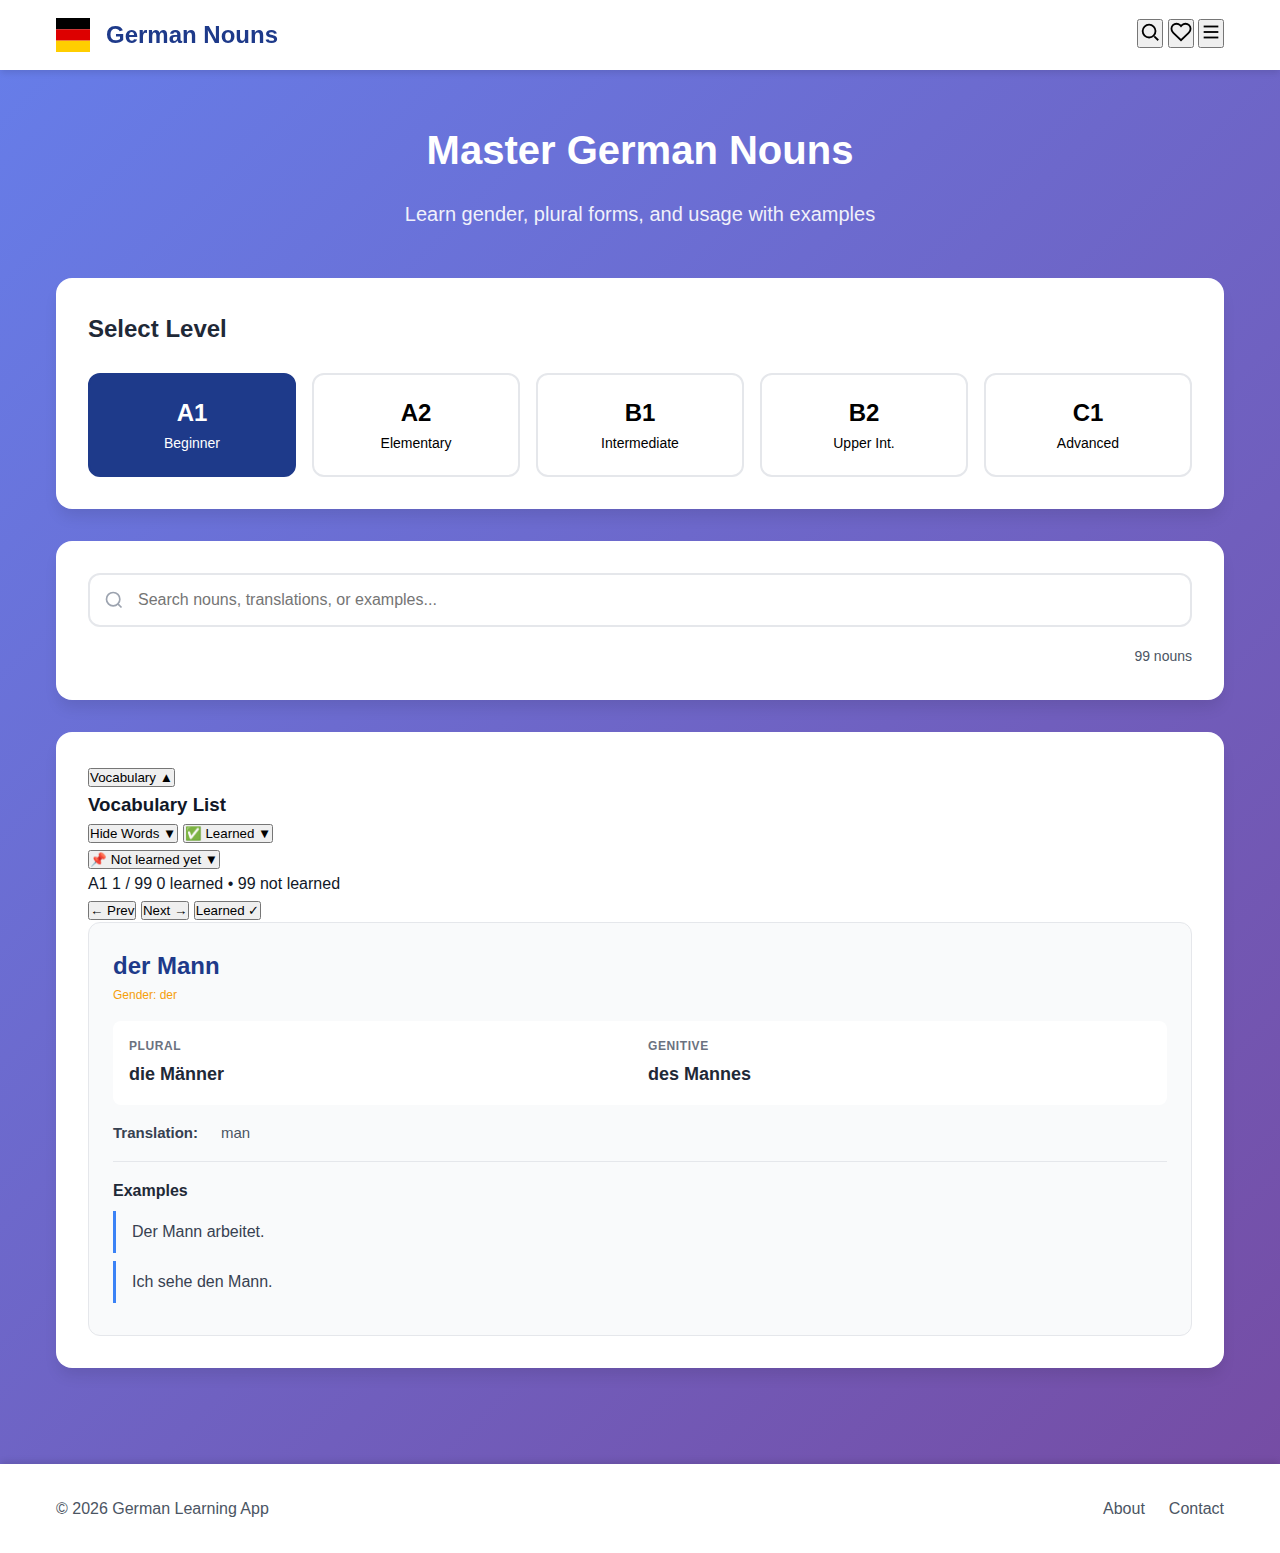
<file: nouns.html>
<!DOCTYPE html>
<html lang="en">
<head>
  <meta charset="UTF-8" />
  <meta name="viewport" content="width=device-width, initial-scale=1.0" />
  <title>German Nouns</title>
  <link rel="stylesheet" href="style.css" />
  <link rel="icon" href="data:image/svg+xml,<svg xmlns=%22http://www.w3.org/2000/svg%22 viewBox=%220 0 100 100%22><text y=%22.9em%22 font-size=%2290%22>🇩🇪</text></svg>">
</head>

<body>
  <!-- Header (sleek icons + hamburger) -->
  <header class="main-header">
    <div class="container">
      <div class="header-content">
        <div class="logo">
          <svg width="34" height="34" viewBox="0 0 40 40" fill="none" xmlns="http://www.w3.org/2000/svg" aria-hidden="true">
            <rect width="40" height="13.33" fill="#000"/>
            <rect y="13.33" width="40" height="13.33" fill="#DD0000"/>
            <rect y="26.67" width="40" height="13.33" fill="#FFCE00"/>
          </svg>
          <h1>German Nouns</h1>
        </div>

        <div class="header-actions">
          <!-- Optional: keep these buttons for later features -->
          <button class="icon-btn" id="btnGlobalSearch" type="button" aria-label="Search">
            <svg viewBox="0 0 24 24" width="22" height="22" fill="none" stroke="currentColor" stroke-width="2" aria-hidden="true">
              <circle cx="11" cy="11" r="7"></circle>
              <path d="M21 21l-4.3-4.3"></path>
            </svg>
          </button>

          <button class="icon-btn" id="btnSaved" type="button" aria-label="Saved words">
            <svg viewBox="0 0 24 24" width="22" height="22" fill="none" stroke="currentColor" stroke-width="2" aria-hidden="true">
              <path d="M20.8 4.6a5.5 5.5 0 0 0-7.8 0L12 5.6l-1-1a5.5 5.5 0 0 0-7.8 7.8l1 1L12 21l7.8-7.6 1-1a5.5 5.5 0 0 0 0-7.8z"></path>
            </svg>
          </button>

          <button class="icon-btn menu-btn" type="button" aria-label="Menu" aria-expanded="false">
            <svg viewBox="0 0 24 24" width="22" height="22" fill="none" stroke="currentColor" stroke-width="2" aria-hidden="true">
              <path d="M4 6h16"></path>
              <path d="M4 12h16"></path>
              <path d="M4 18h16"></path>
            </svg>
          </button>
        </div>
      </div>
    </div>
  </header>

  <!-- Drawer -->
  <div class="drawer-backdrop" hidden></div>

  <aside class="drawer" hidden>
    <div class="drawer-top">
      <div class="drawer-title">Menu</div>
      <button class="icon-btn drawer-close" type="button" aria-label="Close menu">
        <svg viewBox="0 0 24 24" width="22" height="22" fill="none" stroke="currentColor" stroke-width="2" aria-hidden="true">
          <path d="M18 6L6 18"></path>
          <path d="M6 6l12 12"></path>
        </svg>
      </button>
    </div>

    <!-- IMPORTANT: all tabs are listed here -->
    <nav class="drawer-nav">
      <a href="index.html" class="drawer-link">Verbs</a>
      <a href="nouns.html" class="drawer-link">Nouns</a>
      <a href="adjectives.html" class="drawer-link">Adjectives</a>
      <a href="adverbs.html" class="drawer-link">Adverbs</a>
      <a href="practice.html" class="drawer-link">Practice</a>
      <a href="grammar.html" class="drawer-link">Grammar</a>
    </nav>
  </aside>

  <!-- Page -->
  <main class="main-content">
    <div class="container">

      <section class="hero">
        <h2>Master German Nouns</h2>
        <p>Learn gender, plural forms, and usage with examples</p>
      </section>

      <!-- Levels (keep the Nouns style you like) -->
      <section class="level-section">
        <h3>Select Level</h3>
        <div class="level-buttons">
          <button class="level-btn active" data-level="a1"><span class="level-badge">A1</span><span class="level-name">Beginner</span></button>
          <button class="level-btn" data-level="a2"><span class="level-badge">A2</span><span class="level-name">Elementary</span></button>
          <button class="level-btn" data-level="b1"><span class="level-badge">B1</span><span class="level-name">Intermediate</span></button>
          <button class="level-btn" data-level="b2"><span class="level-badge">B2</span><span class="level-name">Upper Int.</span></button>
          <button class="level-btn" data-level="c1"><span class="level-badge">C1</span><span class="level-name">Advanced</span></button>
        </div>
      </section>

      <section class="search-section">
        <div class="search-container">
          <svg class="search-icon" width="20" height="20" viewBox="0 0 24 24" fill="none" stroke="currentColor" stroke-width="2" aria-hidden="true">
            <circle cx="11" cy="11" r="8"></circle>
            <path d="m21 21-4.35-4.35"></path>
          </svg>

          <input
            type="text"
            id="search-input"
            class="search-input"
            placeholder="Search nouns, translations, or examples..."
            aria-label="Search nouns"
          />

          <button id="clear-search" class="clear-search" aria-label="Clear search" style="display:none;">
            <svg width="20" height="20" viewBox="0 0 24 24" fill="none" stroke="currentColor" stroke-width="2" aria-hidden="true">
              <line x1="18" y1="6" x2="6" y2="18"></line>
              <line x1="6" y1="6" x2="18" y2="18"></line>
            </svg>
          </button>
        </div>

        <div class="verb-count-container">
          <span id="noun-count" class="verb-count"></span>
        </div>
      </section>

      <!-- Focus-mode host -->
      <section class="verbs-section">
        <div id="study-root" class="study-root"></div>
      </section>

    </div>
  </main>

  <footer class="main-footer">
    <div class="container">
      <p>&copy; 2026 German Learning App</p>
      <div class="footer-links">
        <a href="#" onclick="alert('Created to help learners master German!'); return false;">About</a>
        <a href="#" onclick="alert('Contact: support@germanverbs.app'); return false;">Contact</a>
      </div>
    </div>
  </footer>

  <!-- Your nouns logic -->
  <script type="module" src="nouns.js"></script>

  <!-- Drawer script (must exist on EVERY page that has a drawer) -->
  <script>
    const menuBtn = document.querySelector(".menu-btn");
    const drawer = document.querySelector(".drawer");
    const backdrop = document.querySelector(".drawer-backdrop");
    const closeBtn = document.querySelector(".drawer-close");

    function openMenu(){
      if (!drawer || !backdrop || !menuBtn) return;
      drawer.hidden = false;
      backdrop.hidden = false;
      menuBtn.setAttribute("aria-expanded","true");
    }
    function closeMenu(){
      if (!drawer || !backdrop || !menuBtn) return;
      drawer.hidden = true;
      backdrop.hidden = true;
      menuBtn.setAttribute("aria-expanded","false");
    }

    menuBtn?.addEventListener("click", openMenu);
    closeBtn?.addEventListener("click", closeMenu);
    backdrop?.addEventListener("click", closeMenu);
  </script>
</body>
  </html>
</file>
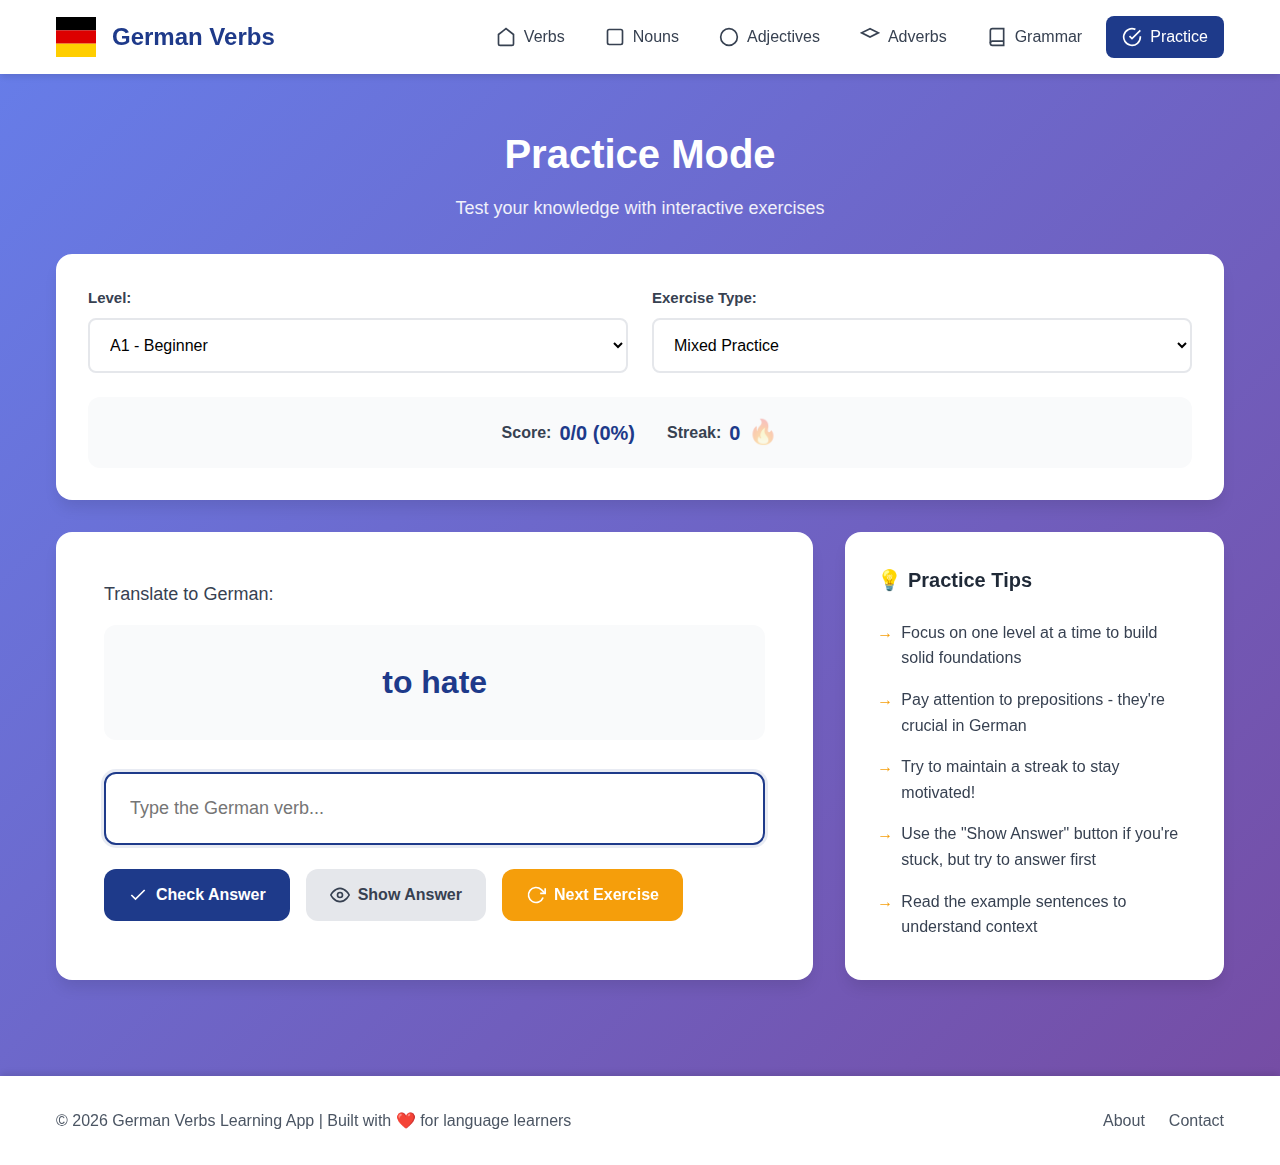
<file: practice.html>
<!DOCTYPE html>
<html lang="en">
<head>
  <meta charset="UTF-8">
  <meta name="viewport" content="width=device-width, initial-scale=1.0">
  <title>Practice German Verbs</title>
  <link rel="stylesheet" href="style.css">
  <link rel="icon" href="data:image/svg+xml,<svg xmlns=%22http://www.w3.org/2000/svg%22 viewBox=%220 0 100 100%22><text y=%22.9em%22 font-size=%2290%22>🇩🇪</text></svg>">
</head>
<body>
  <header class="main-header">
    <div class="container">
      <div class="header-content">
        <div class="logo">
          <svg width="40" height="40" viewBox="0 0 40 40" fill="none" xmlns="http://www.w3.org/2000/svg">
            <rect width="40" height="13.33" fill="#000"/>
            <rect y="13.33" width="40" height="13.33" fill="#DD0000"/>
            <rect y="26.67" width="40" height="13.33" fill="#FFCE00"/>
          </svg>
          <h1>German Verbs</h1>
        </div>
        <nav class="main-nav">
          <a href="index.html" class="nav-link">
            <svg width="20" height="20" viewBox="0 0 24 24" fill="none" stroke="currentColor" stroke-width="2">
              <path d="M3 9l9-7 9 7v11a2 2 0 0 1-2 2H5a2 2 0 0 1-2-2z"></path>
            </svg>
            Verbs
          </a>
          <a href="nouns.html" class="nav-link">
            <svg width="20" height="20" viewBox="0 0 24 24" fill="none" stroke="currentColor" stroke-width="2">
              <rect x="3" y="3" width="18" height="18" rx="2" ry="2"></rect>
            </svg>
            Nouns
          </a>
          <a href="adjectives.html" class="nav-link">
            <svg width="20" height="20" viewBox="0 0 24 24" fill="none" stroke="currentColor" stroke-width="2">
              <circle cx="12" cy="12" r="10"></circle>
            </svg>
            Adjectives
          </a>
          <a href="adverbs.html" class="nav-link">
            <svg width="20" height="20" viewBox="0 0 24 24" fill="none" stroke="currentColor" stroke-width="2">
              <polygon points="12 2 2 7 12 12 22 7 12 2"></polygon>
            </svg>
            Adverbs
          </a>
          <a href="grammar.html" class="nav-link">
            <svg width="20" height="20" viewBox="0 0 24 24" fill="none" stroke="currentColor" stroke-width="2">
              <path d="M4 19.5A2.5 2.5 0 0 1 6.5 17H20"></path>
              <path d="M6.5 2H20v20H6.5A2.5 2.5 0 0 1 4 19.5v-15A2.5 2.5 0 0 1 6.5 2z"></path>
            </svg>
            Grammar
          </a>
          <a href="practice.html" class="nav-link active">
            <svg width="20" height="20" viewBox="0 0 24 24" fill="none" stroke="currentColor" stroke-width="2">
              <path d="M22 11.08V12a10 10 0 1 1-5.93-9.14"></path>
              <polyline points="22 4 12 14.01 9 11.01"></polyline>
            </svg>
            Practice
          </a>
        </nav>
      </div>
    </div>
  </header>

  <main class="main-content practice-page">
    <div class="container">
      <!-- Practice Header -->
      <section class="practice-header">
        <h2>Practice Mode</h2>
        <p>Test your knowledge with interactive exercises</p>
      </section>

      <!-- Settings -->
      <section class="practice-settings">
        <div class="settings-row">
          <div class="setting-group">
            <label for="practice-level">Level:</label>
            <select id="practice-level" class="select-input">
              <option value="a1">A1 - Beginner</option>
              <option value="a2">A2 - Elementary</option>
              <option value="b1">B1 - Intermediate</option>
              <option value="b2">B2 - Upper Intermediate</option>
              <option value="c1">C1 - Advanced</option>
            </select>
          </div>
          
          <div class="setting-group">
            <label for="exercise-type">Exercise Type:</label>
            <select id="exercise-type" class="select-input">
              <option value="mixed">Mixed Practice</option>
              <option value="forms">Verb Forms</option>
              <option value="translation">Translation</option>
              <option value="preposition">Prepositions</option>
              <option value="multiple-choice">Multiple Choice</option>
              <option value="fill-blank">Fill in the Blank</option>
            </select>
          </div>
        </div>
        
        <!-- Score Display -->
        <div class="score-container">
          <div class="score-item">
            <span class="score-label">Score:</span>
            <span id="score" class="score-value">0/0 (0%)</span>
          </div>
          <div class="score-item streak-item">
            <span class="score-label">Streak:</span>
            <span id="streak" class="score-value">0</span>
            <span class="streak-icon">🔥</span>
          </div>
        </div>
      </section>

      <!-- Exercise Container -->
      <section class="exercise-section">
        <div class="exercise-card">
          <div id="exercise-box" class="exercise-content">
            <p class="question">Loading...</p>
          </div>
          
          <!-- Answer Input -->
          <div class="answer-container">
            <input 
              type="text" 
              id="answer-input" 
              class="answer-input" 
              placeholder="Type your answer..."
              aria-label="Answer input"
            >
            
            <!-- Multiple Choice Options -->
            <div id="options-container" class="options-container" style="display: none;"></div>
          </div>
          
          <!-- Feedback -->
          <div id="feedback" class="feedback"></div>
          
          <!-- Action Buttons -->
          <div class="action-buttons">
            <button id="check-answer" class="btn btn-primary">
              <svg width="20" height="20" viewBox="0 0 24 24" fill="none" stroke="currentColor" stroke-width="2">
                <polyline points="20 6 9 17 4 12"></polyline>
              </svg>
              Check Answer
            </button>
            <button id="show-answer" class="btn btn-secondary">
              <svg width="20" height="20" viewBox="0 0 24 24" fill="none" stroke="currentColor" stroke-width="2">
                <path d="M1 12s4-8 11-8 11 8 11 8-4 8-11 8-11-8-11-8z"></path>
                <circle cx="12" cy="12" r="3"></circle>
              </svg>
              Show Answer
            </button>
            <button id="new-exercise" class="btn btn-accent">
              <svg width="20" height="20" viewBox="0 0 24 24" fill="none" stroke="currentColor" stroke-width="2">
                <polyline points="23 4 23 10 17 10"></polyline>
                <path d="M20.49 15a9 9 0 1 1-2.12-9.36L23 10"></path>
              </svg>
              Next Exercise
            </button>
          </div>
        </div>
        
        <!-- Tips Section -->
        <div class="tips-section">
          <h3>💡 Practice Tips</h3>
          <ul>
            <li>Focus on one level at a time to build solid foundations</li>
            <li>Pay attention to prepositions - they're crucial in German</li>
            <li>Try to maintain a streak to stay motivated!</li>
            <li>Use the "Show Answer" button if you're stuck, but try to answer first</li>
            <li>Read the example sentences to understand context</li>
          </ul>
        </div>
      </section>
    </div>
  </main>

  <footer class="main-footer">
    <div class="container">
      <p>&copy; 2026 German Verbs Learning App | Built with ❤️ for language learners</p>
      <div class="footer-links">
        <a href="#" onclick="alert('Created to help learners master German verbs!'); return false;">About</a>
        <a href="#" onclick="alert('Contact: support@germanverbs.app'); return false;">Contact</a>
      </div>
    </div>
  </footer>

  <script type="module" src="practice.js"></script>
  <script>
  const menuBtn = document.querySelector(".menu-btn");
  const drawer = document.querySelector(".drawer");
  const backdrop = document.querySelector(".drawer-backdrop");
  const closeBtn = document.querySelector(".drawer-close");

  function openMenu(){
    drawer.hidden = false;
    backdrop.hidden = false;
    menuBtn.setAttribute("aria-expanded", "true");
  }
  function closeMenu(){
    drawer.hidden = true;
    backdrop.hidden = true;
    menuBtn.setAttribute("aria-expanded", "false");
  }

  menuBtn?.addEventListener("click", openMenu);
  closeBtn?.addEventListener("click", closeMenu);
  backdrop?.addEventListener("click", closeMenu);
</script>

</body>
</html>
</file>
<file: style.css>
/* ===================================
   German Verbs Learning App - Styles
   =================================== */

/* === CSS Reset & Variables === */
:root {
  /* Colors */
  --primary-color: #1e3a8a;
  --primary-dark: #1e40af;
  --primary-light: #3b82f6;
  --accent-color: #f59e0b;
  --accent-dark: #d97706;
  --success-color: #10b981;
  --error-color: #ef4444;
  --warning-color: #f59e0b;
  --info-color: #3b82f6;
  
  /* German flag colors */
  --german-black: #000000;
  --german-red: #DD0000;
  --german-gold: #FFCE00;
  
  /* Grays */
  --gray-50: #f9fafb;
  --gray-100: #f3f4f6;
  --gray-200: #e5e7eb;
  --gray-300: #d1d5db;
  --gray-400: #9ca3af;
  --gray-500: #6b7280;
  --gray-600: #4b5563;
  --gray-700: #374151;
  --gray-800: #1f2937;
  --gray-900: #111827;
  
  /* Spacing */
  --spacing-xs: 0.25rem;
  --spacing-sm: 0.5rem;
  --spacing-md: 1rem;
  --spacing-lg: 1.5rem;
  --spacing-xl: 2rem;
  --spacing-2xl: 3rem;
  
  /* Border Radius */
  --radius-sm: 0.375rem;
  --radius-md: 0.5rem;
  --radius-lg: 0.75rem;
  --radius-xl: 1rem;
  
  /* Shadows */
  --shadow-sm: 0 1px 2px 0 rgb(0 0 0 / 0.05);
  --shadow-md: 0 4px 6px -1px rgb(0 0 0 / 0.1);
  --shadow-lg: 0 10px 15px -3px rgb(0 0 0 / 0.1);
  --shadow-xl: 0 20px 25px -5px rgb(0 0 0 / 0.1);
  
  /* Transitions */
  --transition-fast: 150ms ease;
  --transition-base: 250ms ease;
  --transition-slow: 350ms ease;
}

* {
  margin: 0;
  padding: 0;
  box-sizing: border-box;
}

/* === Base Styles === */
body {
  font-family: -apple-system, BlinkMacSystemFont, 'Segoe UI', 'Roboto', 'Oxygen',
    'Ubuntu', 'Cantarell', 'Fira Sans', 'Droid Sans', 'Helvetica Neue', sans-serif;
  line-height: 1.6;
  color: var(--gray-900);
  background: linear-gradient(135deg, #667eea 0%, #764ba2 100%);
  min-height: 100vh;
  display: flex;
  flex-direction: column;
}

/* === Header === */
.main-header {
  background: white;
  box-shadow: var(--shadow-md);
  position: sticky;
  top: 0;
  z-index: 100;
}

.header-content {
  display: flex;
  justify-content: space-between;
  align-items: center;
  padding: var(--spacing-md) 0;
}

.logo {
  display: flex;
  align-items: center;
  gap: var(--spacing-md);
}

.logo h1 {
  font-size: 1.5rem;
  font-weight: 700;
  color: var(--primary-color);
}

.main-nav {
  display: flex;
  gap: var(--spacing-sm);
}

.nav-link {
  display: flex;
  align-items: center;
  gap: var(--spacing-sm);
  padding: var(--spacing-sm) var(--spacing-md);
  border-radius: var(--radius-md);
  text-decoration: none;
  color: var(--gray-700);
  font-weight: 500;
  transition: all var(--transition-base);
}

.nav-link:hover {
  background: var(--gray-100);
  color: var(--primary-color);
}

.nav-link.active {
  background: var(--primary-color);
  color: white;
}

.nav-link svg {
  width: 20px;
  height: 20px;
}

/* === Container === */
.container {
  width: 100%;
  max-width: 1200px;
  margin: 0 auto;
  padding: 0 var(--spacing-md);
}

/* === Main Content === */
.main-content {
  flex: 1;
  padding: var(--spacing-2xl) 0;
}

/* === Hero Section === */
.hero {
  text-align: center;
  margin-bottom: var(--spacing-2xl);
  color: white;
}

.hero h2 {
  font-size: 2.5rem;
  margin-bottom: var(--spacing-md);
  font-weight: 800;
}

.hero p {
  font-size: 1.25rem;
  opacity: 0.9;
}

/* === Level Section === */
.level-section {
  background: white;
  border-radius: var(--radius-xl);
  padding: var(--spacing-xl);
  margin-bottom: var(--spacing-xl);
  box-shadow: var(--shadow-lg);
}

.level-section h3 {
  font-size: 1.5rem;
  margin-bottom: var(--spacing-lg);
  color: var(--gray-800);
}

.level-buttons {
  display: grid;
  grid-template-columns: repeat(auto-fit, minmax(140px, 1fr));
  gap: var(--spacing-md);
}

.level-btn {
  display: flex;
  flex-direction: column;
  align-items: center;
  gap: var(--spacing-sm);
  padding: var(--spacing-lg);
  border: 2px solid var(--gray-200);
  border-radius: var(--radius-lg);
  background: white;
  cursor: pointer;
  transition: all var(--transition-base);
  font-family: inherit;
}

.level-btn:hover {
  border-color: var(--primary-color);
  transform: translateY(-2px);
  box-shadow: var(--shadow-md);
}

.level-btn.active {
  border-color: var(--primary-color);
  background: var(--primary-color);
  color: white;
}

.level-badge {
  font-size: 1.5rem;
  font-weight: 800;
}

.level-name {
  font-size: 0.875rem;
  font-weight: 500;
}

/* === Search Section === */
.search-section {
  background: white;
  border-radius: var(--radius-xl);
  padding: var(--spacing-xl);
  margin-bottom: var(--spacing-xl);
  box-shadow: var(--shadow-lg);
}

.search-container {
  position: relative;
  margin-bottom: var(--spacing-md);
}

.search-icon {
  position: absolute;
  left: var(--spacing-md);
  top: 50%;
  transform: translateY(-50%);
  color: var(--gray-400);
  pointer-events: none;
}

.search-input {
  width: 100%;
  padding: var(--spacing-md) var(--spacing-xl) var(--spacing-md) 3rem;
  border: 2px solid var(--gray-200);
  border-radius: var(--radius-lg);
  font-size: 1rem;
  transition: all var(--transition-base);
  font-family: inherit;
}

.search-input:focus {
  outline: none;
  border-color: var(--primary-color);
  box-shadow: 0 0 0 3px rgba(30, 58, 138, 0.1);
}

.clear-search {
  position: absolute;
  right: var(--spacing-md);
  top: 50%;
  transform: translateY(-50%);
  background: none;
  border: none;
  cursor: pointer;
  padding: var(--spacing-sm);
  border-radius: var(--radius-md);
  color: var(--gray-400);
  transition: all var(--transition-fast);
}

.clear-search:hover {
  background: var(--gray-100);
  color: var(--gray-700);
}

.verb-count-container {
  text-align: right;
}

.verb-count {
  font-size: 0.875rem;
  color: var(--gray-600);
  font-weight: 500;
}

/* === Verbs Section === */
.verbs-section {
  background: white;
  border-radius: var(--radius-xl);
  padding: var(--spacing-xl);
  box-shadow: var(--shadow-lg);
}

.verbs-list {
  display: grid;
  grid-template-columns: repeat(auto-fill, minmax(350px, 1fr));
  gap: var(--spacing-lg);
}

/* === Verb Card === */
.verb-card {
  background: var(--gray-50);
  border: 1px solid var(--gray-200);
  border-radius: var(--radius-lg);
  padding: var(--spacing-lg);
  transition: all var(--transition-base);
}

.verb-card:hover {
  box-shadow: var(--shadow-md);
  transform: translateY(-2px);
  border-color: var(--primary-light);
}

.verb-header {
  display: flex;
  justify-content: space-between;
  align-items: flex-start;
  margin-bottom: var(--spacing-md);
}

.verb-base {
  font-size: 1.5rem;
  color: var(--primary-color);
  font-weight: 700;
}

.reflexive-marker {
  font-size: 0.75rem;
  color: var(--accent-color);
  font-weight: 500;
}

.bookmark-btn {
  background: none;
  border: none;
  cursor: pointer;
  padding: var(--spacing-sm);
  border-radius: var(--radius-md);
  color: var(--gray-400);
  transition: all var(--transition-fast);
}

.bookmark-btn:hover {
  background: var(--gray-200);
  color: var(--accent-color);
}

.bookmark-btn.bookmarked {
  color: var(--accent-color);
}

.bookmark-btn.bookmarked svg {
  fill: var(--accent-color);
}

.verb-forms {
  display: grid;
  grid-template-columns: repeat(2, 1fr);
  gap: var(--spacing-md);
  margin-bottom: var(--spacing-md);
  padding: var(--spacing-md);
  background: white;
  border-radius: var(--radius-md);
}

.form-item {
  display: flex;
  flex-direction: column;
  gap: var(--spacing-xs);
}

.form-label {
  font-size: 0.75rem;
  text-transform: uppercase;
  letter-spacing: 0.05em;
  color: var(--gray-500);
  font-weight: 600;
}

.form-value {
  font-size: 1.125rem;
  font-weight: 600;
  color: var(--gray-800);
}

.verb-info {
  display: flex;
  gap: var(--spacing-sm);
  margin-bottom: var(--spacing-sm);
  font-size: 0.9375rem;
}

.label {
  font-weight: 600;
  color: var(--gray-700);
  min-width: 100px;
}

.value {
  color: var(--gray-600);
}

.conjugation {
  font-size: 0.875rem;
  font-style: italic;
}

.prep-badge {
  display: inline-block;
  padding: 0.125rem var(--spacing-sm);
  background: var(--primary-light);
  color: white;
  border-radius: var(--radius-sm);
  font-size: 0.875rem;
  font-weight: 500;
  margin-right: var(--spacing-xs);
}

.variants-section {
  margin-top: var(--spacing-md);
  padding-top: var(--spacing-md);
  border-top: 1px solid var(--gray-200);
}

.variants-section h4 {
  font-size: 1rem;
  margin-bottom: var(--spacing-sm);
  color: var(--gray-800);
}

.variants-list {
  list-style: none;
}

.variants-list li {
  padding: var(--spacing-sm) 0;
  color: var(--gray-700);
}

.variant-preps {
  color: var(--primary-color);
  font-size: 0.875rem;
}

.variant-example {
  margin-top: var(--spacing-xs);
  padding-left: var(--spacing-lg);
  font-size: 0.875rem;
  color: var(--gray-600);
  font-style: italic;
}

.examples-section {
  margin-top: var(--spacing-md);
  padding-top: var(--spacing-md);
  border-top: 1px solid var(--gray-200);
}

.examples-section h4 {
  font-size: 1rem;
  margin-bottom: var(--spacing-sm);
  color: var(--gray-800);
}

.examples-list {
  list-style: none;
}

.examples-list li {
  padding: var(--spacing-sm) 0;
  padding-left: var(--spacing-md);
  border-left: 3px solid var(--primary-light);
  margin-bottom: var(--spacing-sm);
  color: var(--gray-700);
  line-height: 1.6;
}

/* === No Results === */
.no-results {
  text-align: center;
  padding: var(--spacing-2xl);
  color: var(--gray-600);
}

.no-results p:first-child {
  font-size: 1.25rem;
  font-weight: 600;
  margin-bottom: var(--spacing-sm);
}

/* === Practice Page === */
.practice-header {
  text-align: center;
  margin-bottom: var(--spacing-xl);
  color: white;
}

.practice-header h2 {
  font-size: 2.5rem;
  margin-bottom: var(--spacing-sm);
  font-weight: 800;
}

.practice-header p {
  font-size: 1.125rem;
  opacity: 0.9;
}

.practice-settings {
  background: white;
  border-radius: var(--radius-xl);
  padding: var(--spacing-xl);
  margin-bottom: var(--spacing-xl);
  box-shadow: var(--shadow-lg);
}

.settings-row {
  display: grid;
  grid-template-columns: repeat(auto-fit, minmax(250px, 1fr));
  gap: var(--spacing-lg);
  margin-bottom: var(--spacing-lg);
}

.setting-group {
  display: flex;
  flex-direction: column;
  gap: var(--spacing-sm);
}

.setting-group label {
  font-weight: 600;
  color: var(--gray-700);
  font-size: 0.9375rem;
}

.select-input {
  padding: var(--spacing-md);
  border: 2px solid var(--gray-200);
  border-radius: var(--radius-md);
  font-size: 1rem;
  font-family: inherit;
  background: white;
  cursor: pointer;
  transition: all var(--transition-base);
}

.select-input:focus {
  outline: none;
  border-color: var(--primary-color);
  box-shadow: 0 0 0 3px rgba(30, 58, 138, 0.1);
}

.score-container {
  display: flex;
  gap: var(--spacing-xl);
  justify-content: center;
  padding: var(--spacing-md);
  background: var(--gray-50);
  border-radius: var(--radius-lg);
}

.score-item {
  display: flex;
  align-items: center;
  gap: var(--spacing-sm);
}

.score-label {
  font-weight: 600;
  color: var(--gray-700);
}

.score-value {
  font-size: 1.25rem;
  font-weight: 700;
  color: var(--primary-color);
}

.streak-item {
  position: relative;
}

.streak-icon {
  font-size: 1.5rem;
  opacity: 0.3;
  transition: opacity var(--transition-base);
}

.streak-item:has(.score-value.fire) .streak-icon {
  opacity: 1;
  animation: fire-pulse 1s ease-in-out infinite;
}

@keyframes fire-pulse {
  0%, 100% { transform: scale(1); }
  50% { transform: scale(1.2); }
}

/* === Exercise Section === */
.exercise-section {
  display: grid;
  grid-template-columns: 2fr 1fr;
  gap: var(--spacing-xl);
}

.exercise-card {
  background: white;
  border-radius: var(--radius-xl);
  padding: var(--spacing-2xl);
  box-shadow: var(--shadow-lg);
}

.exercise-content {
  margin-bottom: var(--spacing-xl);
  min-height: 150px;
}

.question {
  font-size: 1.125rem;
  color: var(--gray-700);
  margin-bottom: var(--spacing-md);
}

.verb-prompt {
  font-size: 2rem;
  font-weight: 700;
  color: var(--primary-color);
  text-align: center;
  padding: var(--spacing-xl);
  background: var(--gray-50);
  border-radius: var(--radius-lg);
}

.sentence-blank {
  font-size: 1.25rem;
  line-height: 1.8;
  color: var(--gray-800);
  padding: var(--spacing-lg);
  background: var(--gray-50);
  border-radius: var(--radius-lg);
}

.hint {
  font-size: 0.875rem;
  color: var(--gray-500);
  font-style: italic;
  margin-top: var(--spacing-sm);
}

.answer-container {
  margin-bottom: var(--spacing-lg);
}

.answer-input {
  width: 100%;
  padding: var(--spacing-lg);
  border: 2px solid var(--gray-200);
  border-radius: var(--radius-lg);
  font-size: 1.125rem;
  font-family: inherit;
  transition: all var(--transition-base);
}

.answer-input:focus {
  outline: none;
  border-color: var(--primary-color);
  box-shadow: 0 0 0 3px rgba(30, 58, 138, 0.1);
}

.options-container {
  display: grid;
  grid-template-columns: repeat(2, 1fr);
  gap: var(--spacing-md);
}

.option-btn {
  padding: var(--spacing-lg);
  border: 2px solid var(--gray-200);
  border-radius: var(--radius-lg);
  background: white;
  cursor: pointer;
  font-size: 1rem;
  font-family: inherit;
  transition: all var(--transition-base);
}

.option-btn:hover {
  border-color: var(--primary-color);
  background: var(--gray-50);
}

.option-btn.selected {
  border-color: var(--primary-color);
  background: var(--primary-color);
  color: white;
}

.feedback {
  padding: var(--spacing-lg);
  border-radius: var(--radius-lg);
  margin-bottom: var(--spacing-lg);
  font-size: 1rem;
  line-height: 1.6;
}

.feedback.correct {
  background: #d1fae5;
  color: #065f46;
  border: 1px solid var(--success-color);
}

.feedback.incorrect {
  background: #fee2e2;
  color: #991b1b;
  border: 1px solid var(--error-color);
}

.feedback.warning {
  background: #fef3c7;
  color: #92400e;
  border: 1px solid var(--warning-color);
}

.feedback.info {
  background: #dbeafe;
  color: #1e40af;
  border: 1px solid var(--info-color);
}

.action-buttons {
  display: flex;
  gap: var(--spacing-md);
  flex-wrap: wrap;
}

.btn {
  display: flex;
  align-items: center;
  gap: var(--spacing-sm);
  padding: var(--spacing-md) var(--spacing-lg);
  border: none;
  border-radius: var(--radius-lg);
  font-size: 1rem;
  font-weight: 600;
  font-family: inherit;
  cursor: pointer;
  transition: all var(--transition-base);
}

.btn-primary {
  background: var(--primary-color);
  color: white;
}

.btn-primary:hover:not(:disabled) {
  background: var(--primary-dark);
  transform: translateY(-1px);
  box-shadow: var(--shadow-md);
}

.btn-secondary {
  background: var(--gray-200);
  color: var(--gray-700);
}

.btn-secondary:hover {
  background: var(--gray-300);
}

.btn-accent {
  background: var(--accent-color);
  color: white;
}

.btn-accent:hover {
  background: var(--accent-dark);
  transform: translateY(-1px);
  box-shadow: var(--shadow-md);
}

.btn:disabled {
  opacity: 0.5;
  cursor: not-allowed;
}

/* === Tips Section === */
.tips-section {
  background: white;
  border-radius: var(--radius-xl);
  padding: var(--spacing-xl);
  box-shadow: var(--shadow-lg);
}

.tips-section h3 {
  font-size: 1.25rem;
  margin-bottom: var(--spacing-md);
  color: var(--gray-800);
}

.tips-section ul {
  list-style: none;
}

.tips-section li {
  padding: var(--spacing-sm) 0;
  padding-left: var(--spacing-lg);
  position: relative;
  color: var(--gray-700);
  line-height: 1.6;
}

.tips-section li::before {
  content: "→";
  position: absolute;
  left: 0;
  color: var(--accent-color);
  font-weight: bold;
}

/* === Grammar Page === */
.grammar-header {
  text-align: center;
  margin-bottom: var(--spacing-xl);
  color: white;
}

.grammar-header h2 {
  font-size: 2.5rem;
  margin-bottom: var(--spacing-sm);
  font-weight: 800;
}

.grammar-header p {
  font-size: 1.125rem;
  opacity: 0.9;
}

.toc-section {
  background: white;
  border-radius: var(--radius-xl);
  padding: var(--spacing-xl);
  margin-bottom: var(--spacing-xl);
  box-shadow: var(--shadow-lg);
}

.toc-section h3 {
  font-size: 1.25rem;
  margin-bottom: var(--spacing-md);
  color: var(--gray-800);
}

.toc {
  display: grid;
  grid-template-columns: repeat(auto-fit, minmax(200px, 1fr));
  gap: var(--spacing-sm);
}

.toc a {
  padding: var(--spacing-md);
  background: var(--gray-50);
  border: 1px solid var(--gray-200);
  border-radius: var(--radius-md);
  text-decoration: none;
  color: var(--primary-color);
  font-weight: 500;
  transition: all var(--transition-base);
  text-align: center;
}

.toc a:hover {
  background: var(--primary-color);
  color: white;
  transform: translateY(-2px);
  box-shadow: var(--shadow-sm);
}

.grammar-content {
  background: white;
  border-radius: var(--radius-xl);
  padding: var(--spacing-2xl);
  box-shadow: var(--shadow-lg);
}

.grammar-section {
  margin-bottom: var(--spacing-2xl);
  padding-bottom: var(--spacing-2xl);
  border-bottom: 2px solid var(--gray-200);
}

.grammar-section:last-child {
  border-bottom: none;
}

.grammar-section h3 {
  font-size: 1.875rem;
  margin-bottom: var(--spacing-lg);
  color: var(--primary-color);
}

.subsection {
  margin-bottom: var(--spacing-xl);
}

.subsection h4 {
  font-size: 1.25rem;
  margin-bottom: var(--spacing-md);
  color: var(--gray-800);
}

.subsection p {
  color: var(--gray-700);
  line-height: 1.8;
  margin-bottom: var(--spacing-md);
}

.example-box {
  background: var(--gray-50);
  border-left: 4px solid var(--primary-color);
  padding: var(--spacing-lg);
  margin-bottom: var(--spacing-md);
  border-radius: var(--radius-md);
}

.example-box p {
  margin-bottom: var(--spacing-sm);
}

.example-box ul {
  list-style: none;
  padding-left: var(--spacing-lg);
}

.example-box li {
  padding: var(--spacing-xs) 0;
  color: var(--gray-700);
}

.tip-box {
  background: #fef3c7;
  border-left: 4px solid var(--accent-color);
  padding: var(--spacing-lg);
  margin: var(--spacing-lg) 0;
  border-radius: var(--radius-md);
}

.tip-box strong {
  color: var(--accent-dark);
}

.grammar-table {
  width: 100%;
  border-collapse: collapse;
  margin: var(--spacing-lg) 0;
}

.grammar-table th,
.grammar-table td {
  padding: var(--spacing-md);
  text-align: left;
  border: 1px solid var(--gray-200);
}

.grammar-table th {
  background: var(--primary-color);
  color: white;
  font-weight: 600;
}

.grammar-table tr:nth-child(even) {
  background: var(--gray-50);
}

.prefix-grid {
  display: grid;
  grid-template-columns: repeat(auto-fill, minmax(150px, 1fr));
  gap: var(--spacing-sm);
  margin: var(--spacing-lg) 0;
}

.prefix-item {
  padding: var(--spacing-md);
  background: var(--gray-50);
  border: 1px solid var(--gray-200);
  border-radius: var(--radius-md);
  text-align: center;
}

.prep-grid {
  display: grid;
  grid-template-columns: repeat(auto-fit, minmax(250px, 1fr));
  gap: var(--spacing-lg);
  margin: var(--spacing-lg) 0;
}

.prep-card {
  padding: var(--spacing-lg);
  background: var(--gray-50);
  border: 1px solid var(--gray-200);
  border-radius: var(--radius-lg);
}

.prep-card h5 {
  font-size: 1.125rem;
  margin-bottom: var(--spacing-md);
  color: var(--primary-color);
}

.prep-card ul {
  list-style: none;
}

.prep-card li {
  padding: var(--spacing-xs) 0;
  color: var(--gray-700);
  font-size: 0.9375rem;
}

.quick-reference {
  background: linear-gradient(135deg, #667eea 0%, #764ba2 100%);
  color: white;
  padding: var(--spacing-2xl);
  border-radius: var(--radius-xl);
}

.quick-reference h3 {
  color: white;
  text-align: center;
  margin-bottom: var(--spacing-xl);
}

.reference-grid {
  display: grid;
  grid-template-columns: repeat(auto-fit, minmax(300px, 1fr));
  gap: var(--spacing-lg);
}

.reference-card {
  background: rgba(255, 255, 255, 0.1);
  backdrop-filter: blur(10px);
  padding: var(--spacing-xl);
  border-radius: var(--radius-lg);
  border: 1px solid rgba(255, 255, 255, 0.2);
}

.reference-card h4 {
  margin-bottom: var(--spacing-md);
  font-size: 1.25rem;
}

.reference-card ul {
  list-style: none;
}

.reference-card li {
  padding: var(--spacing-sm) 0;
  padding-left: var(--spacing-lg);
  position: relative;
  line-height: 1.6;
}

.reference-card li::before {
  content: "✓";
  position: absolute;
  left: 0;
  font-weight: bold;
}

/* === Footer === */
.main-footer {
  background: white;
  padding: var(--spacing-xl) 0;
  margin-top: var(--spacing-2xl);
  box-shadow: 0 -4px 6px -1px rgb(0 0 0 / 0.1);
}

.main-footer .container {
  display: flex;
  justify-content: space-between;
  align-items: center;
  flex-wrap: wrap;
  gap: var(--spacing-md);
}

.main-footer p {
  color: var(--gray-600);
  margin: 0;
}

.footer-links {
  display: flex;
  gap: var(--spacing-lg);
}

.footer-links a {
  color: var(--gray-600);
  text-decoration: none;
  font-weight: 500;
  transition: color var(--transition-base);
}

.footer-links a:hover {
  color: var(--primary-color);
}

/* === Responsive Design === */
@media (max-width: 768px) {
  .hero h2,
  .practice-header h2,
  .grammar-header h2 {
    font-size: 2rem;
  }
  
  .main-nav {
    flex-direction: column;
    width: 100%;
  }
  
  .header-content {
    flex-direction: column;
    gap: var(--spacing-md);
  }
  
  .verbs-list {
    grid-template-columns: 1fr;
  }
  
  .verb-forms {
    grid-template-columns: 1fr;
  }
  
  .exercise-section {
    grid-template-columns: 1fr;
  }
  
  .options-container {
    grid-template-columns: 1fr;
  }
  
  .action-buttons {
    flex-direction: column;
  }
  
  .btn {
    width: 100%;
    justify-content: center;
  }
  
  .settings-row {
    grid-template-columns: 1fr;
  }
  
  .score-container {
    flex-direction: column;
    align-items: flex-start;
  }
}

@media (max-width: 480px) {
  .level-buttons {
    grid-template-columns: 1fr;
  }
  
  .main-content {
    padding: var(--spacing-lg) 0;
  }
  
  .level-section,
  .search-section,
  .verbs-section,
  .practice-settings,
  .exercise-card,
  .tips-section {
    padding: var(--spacing-md);
  }
}

/* === Utility Classes === */
.text-center {
  text-align: center;
}

.mt-1 { margin-top: var(--spacing-sm); }
.mt-2 { margin-top: var(--spacing-md); }
.mt-3 { margin-top: var(--spacing-lg); }

.mb-1 { margin-bottom: var(--spacing-sm); }
.mb-2 { margin-bottom: var(--spacing-md); }
.mb-3 { margin-bottom: var(--spacing-lg); }
</file>
